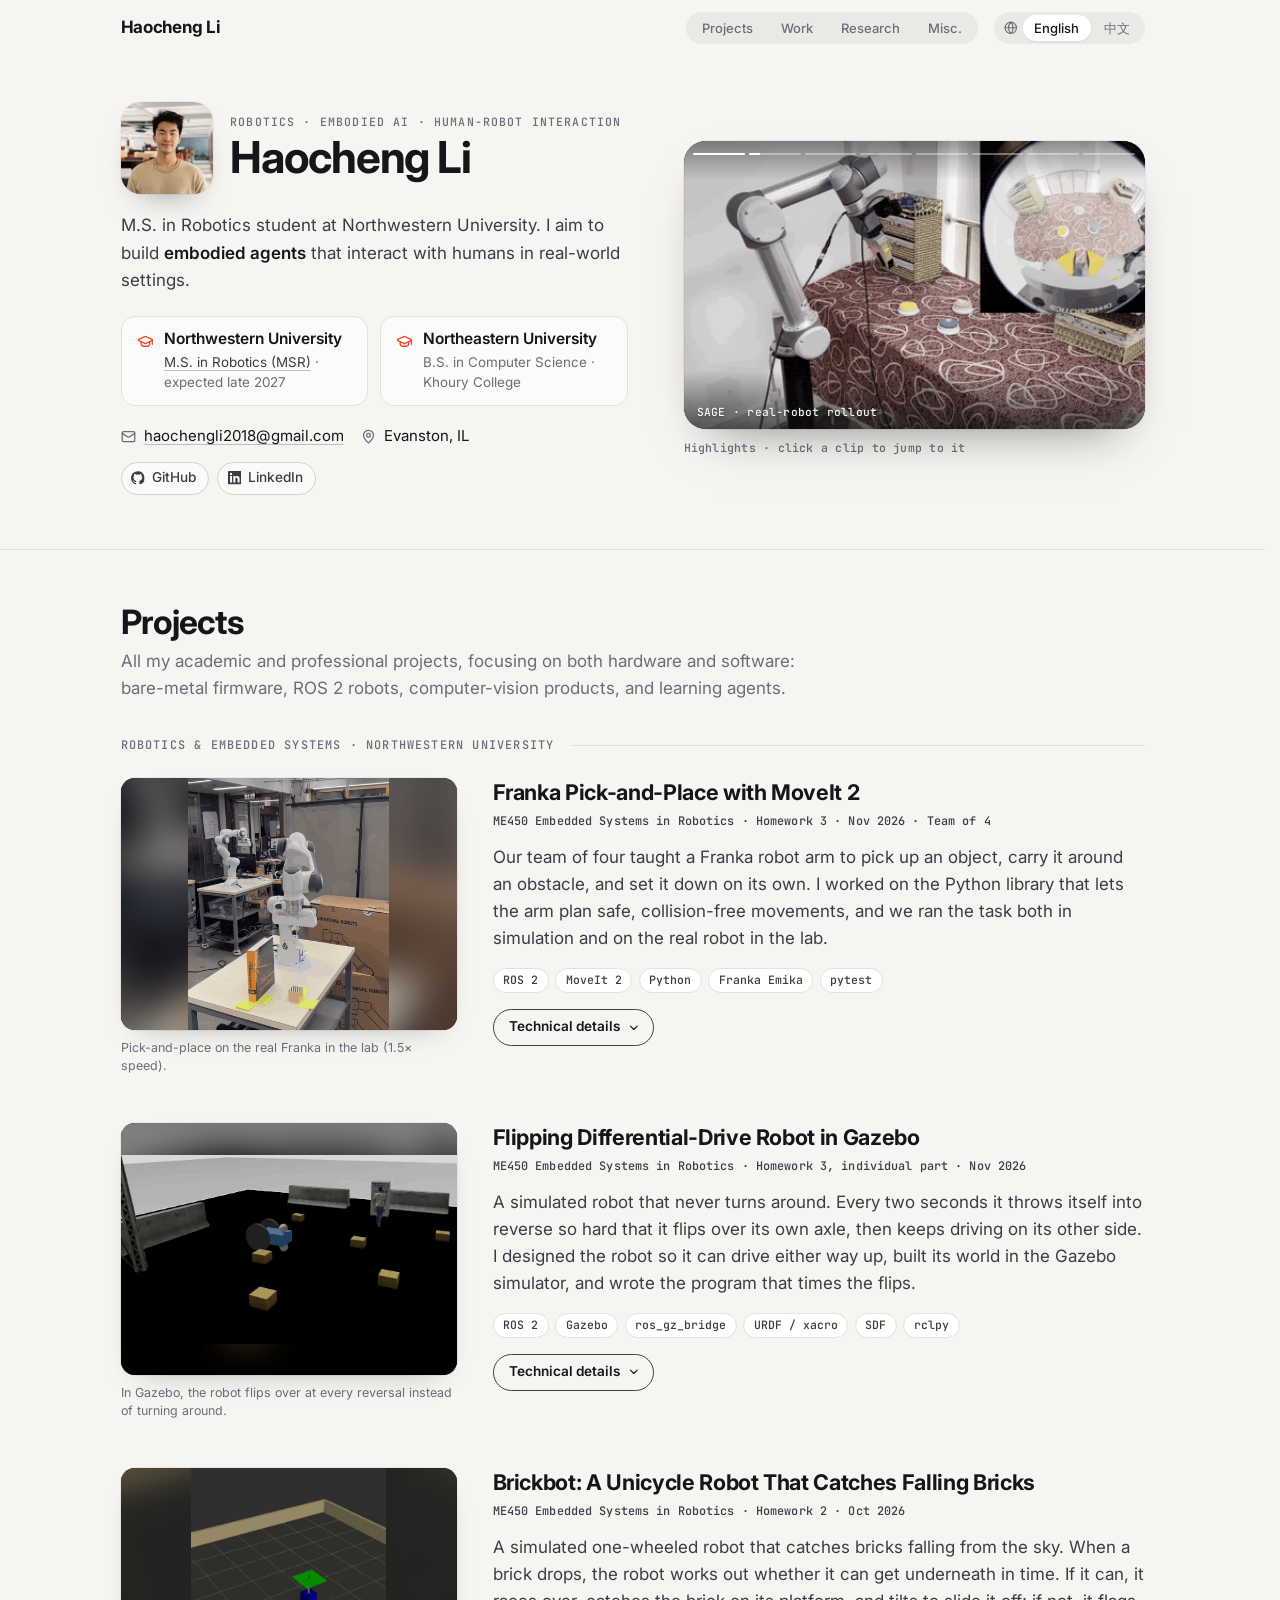
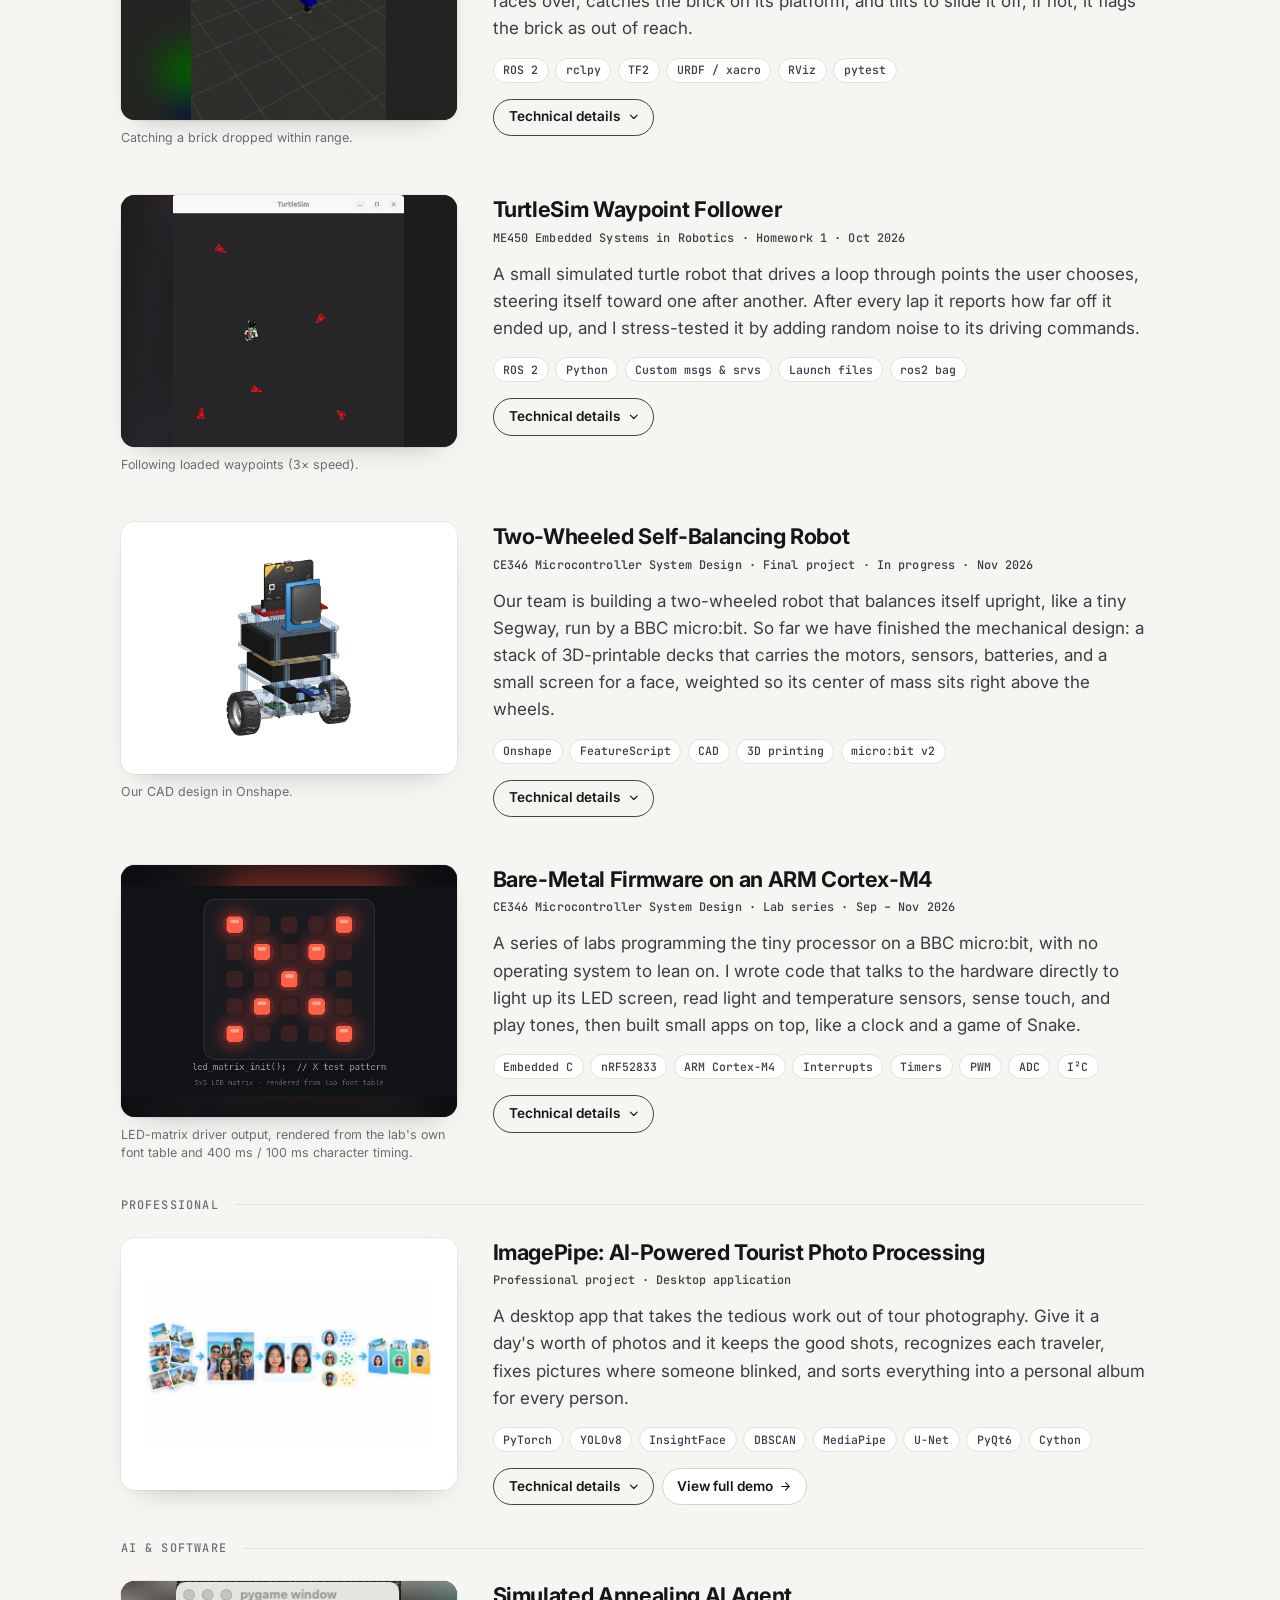
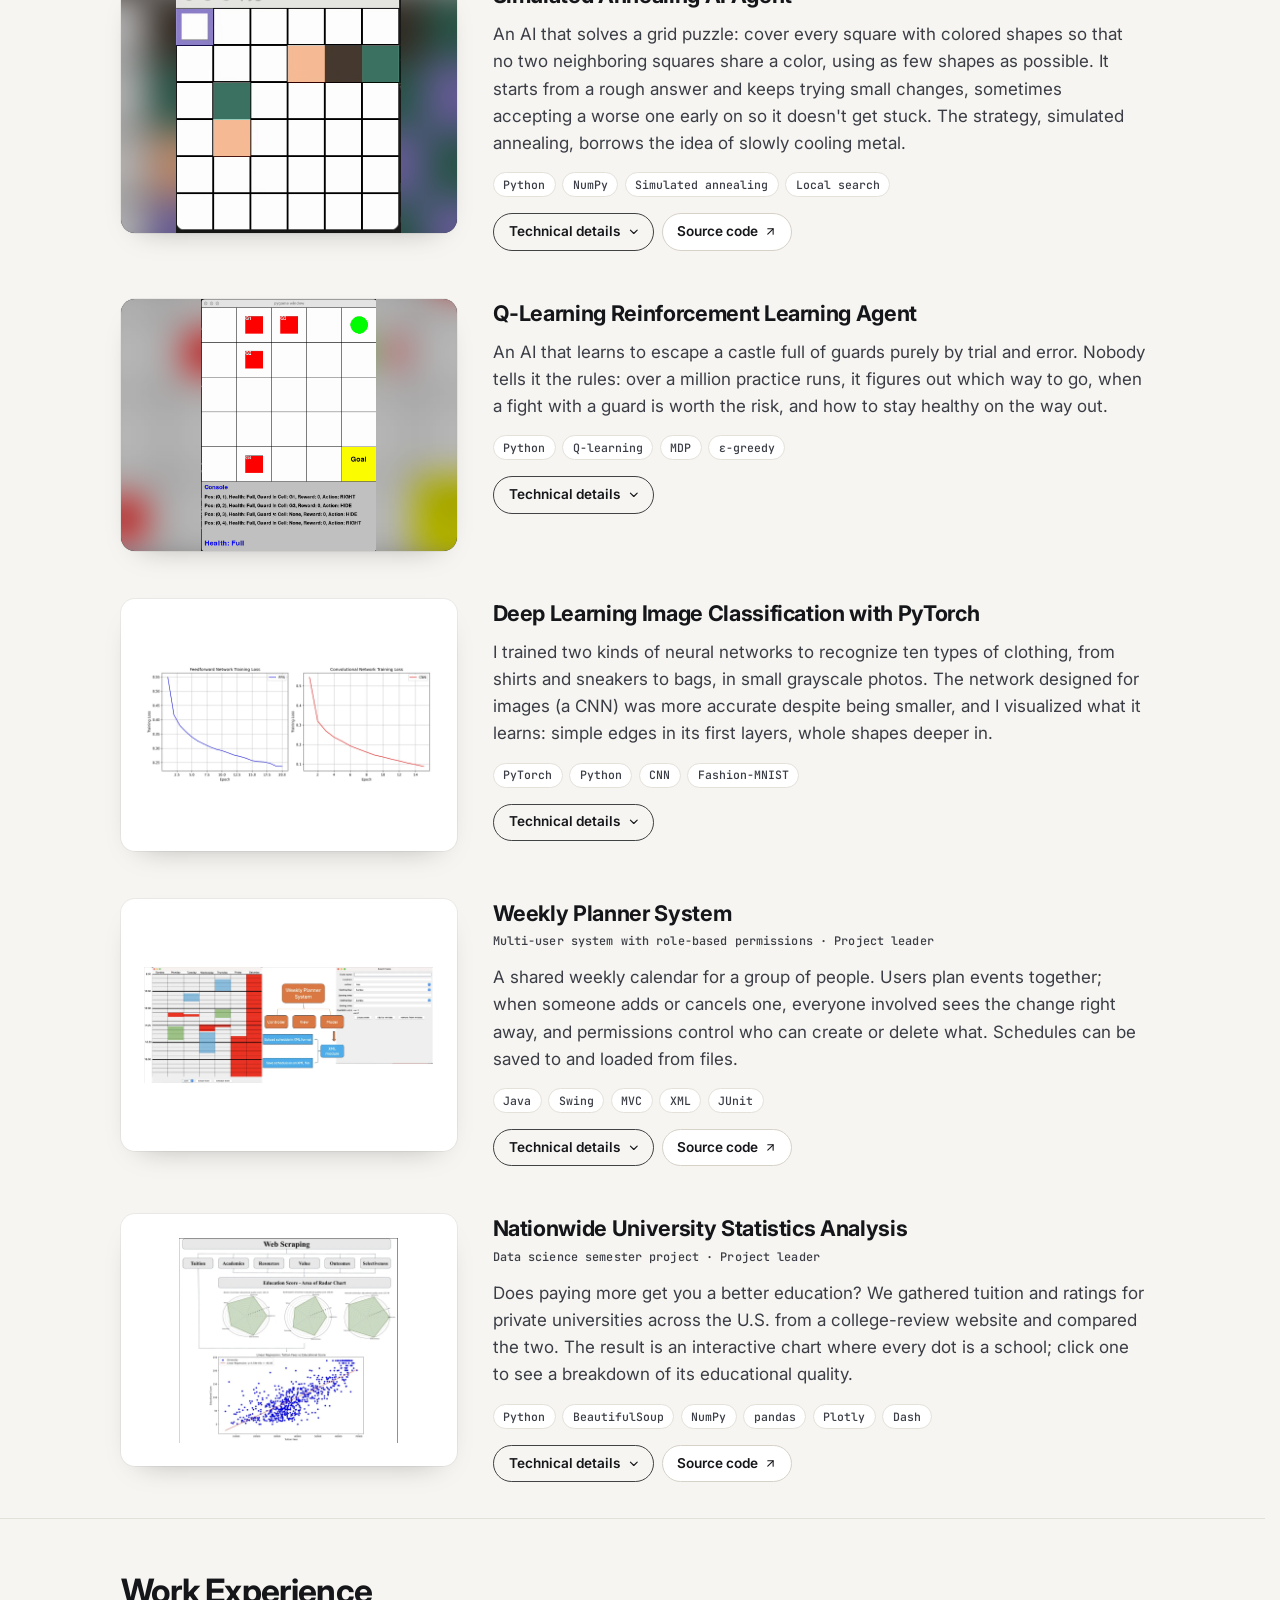
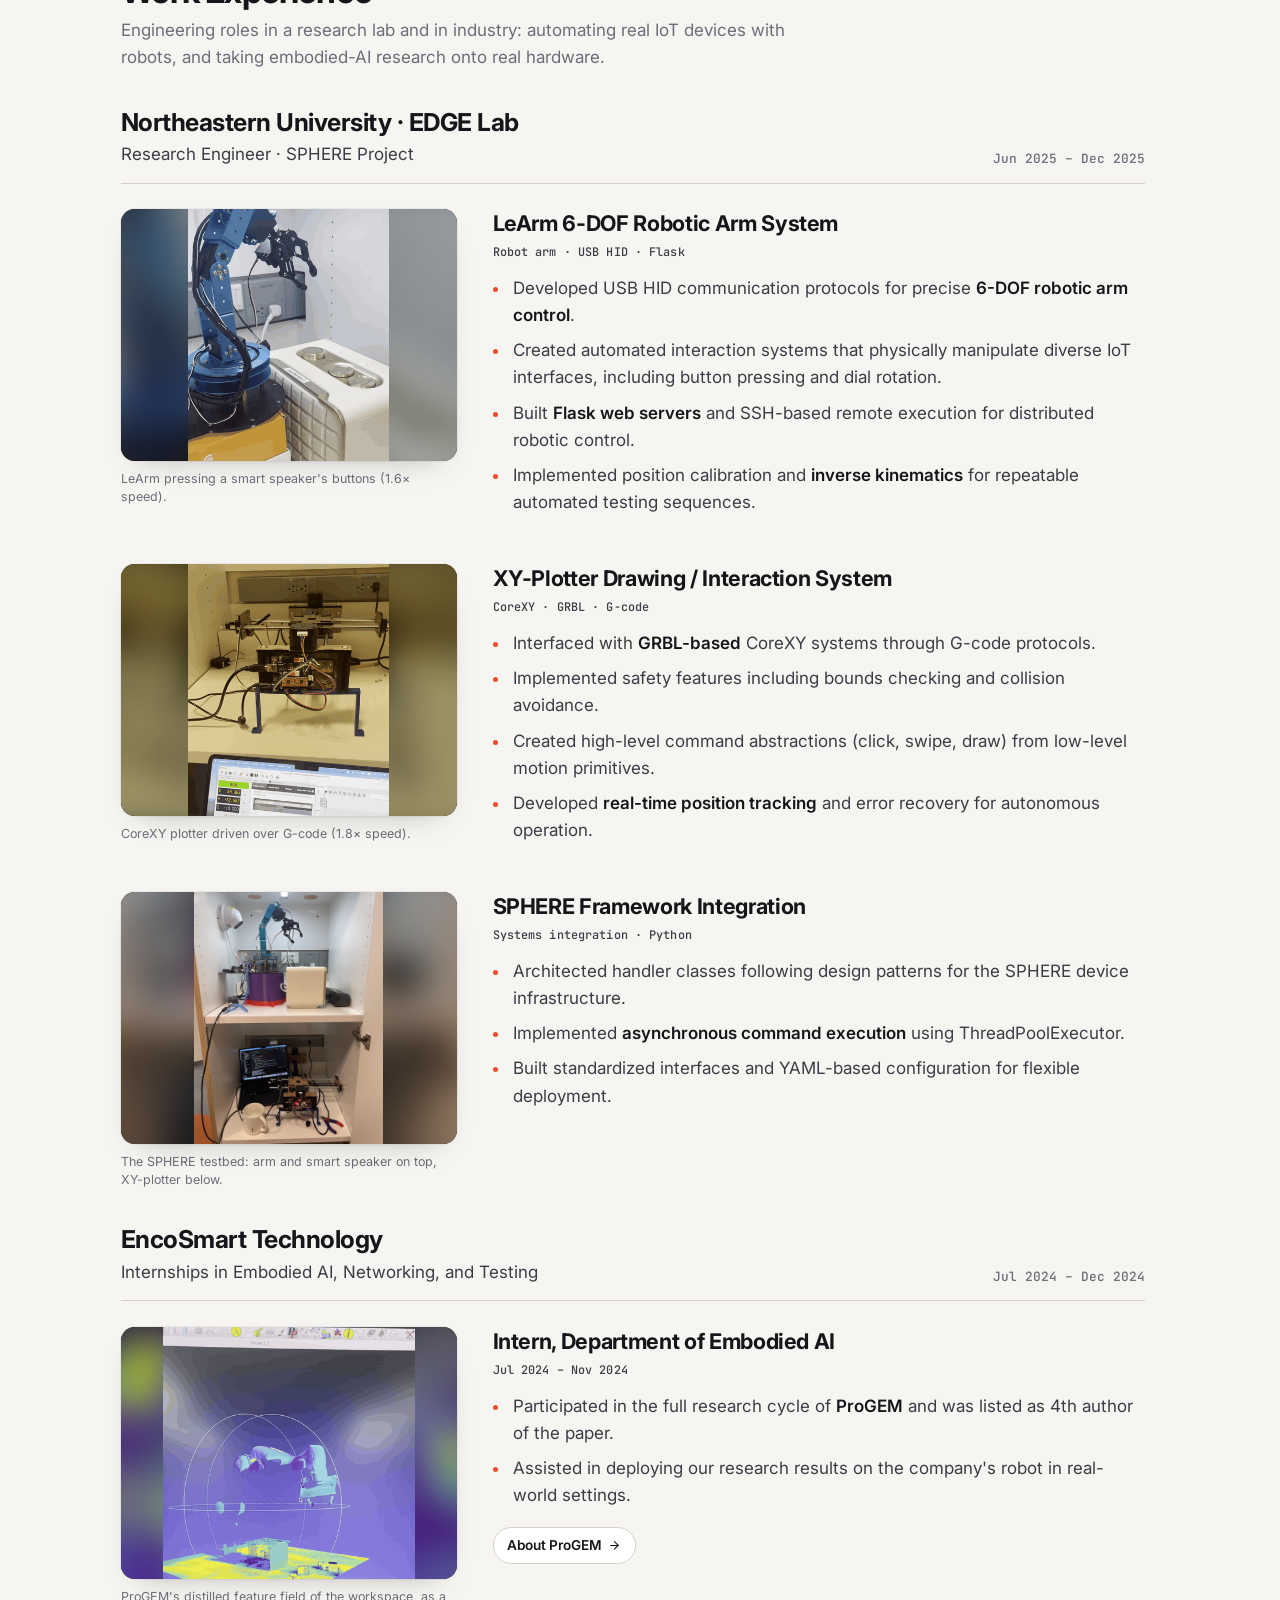
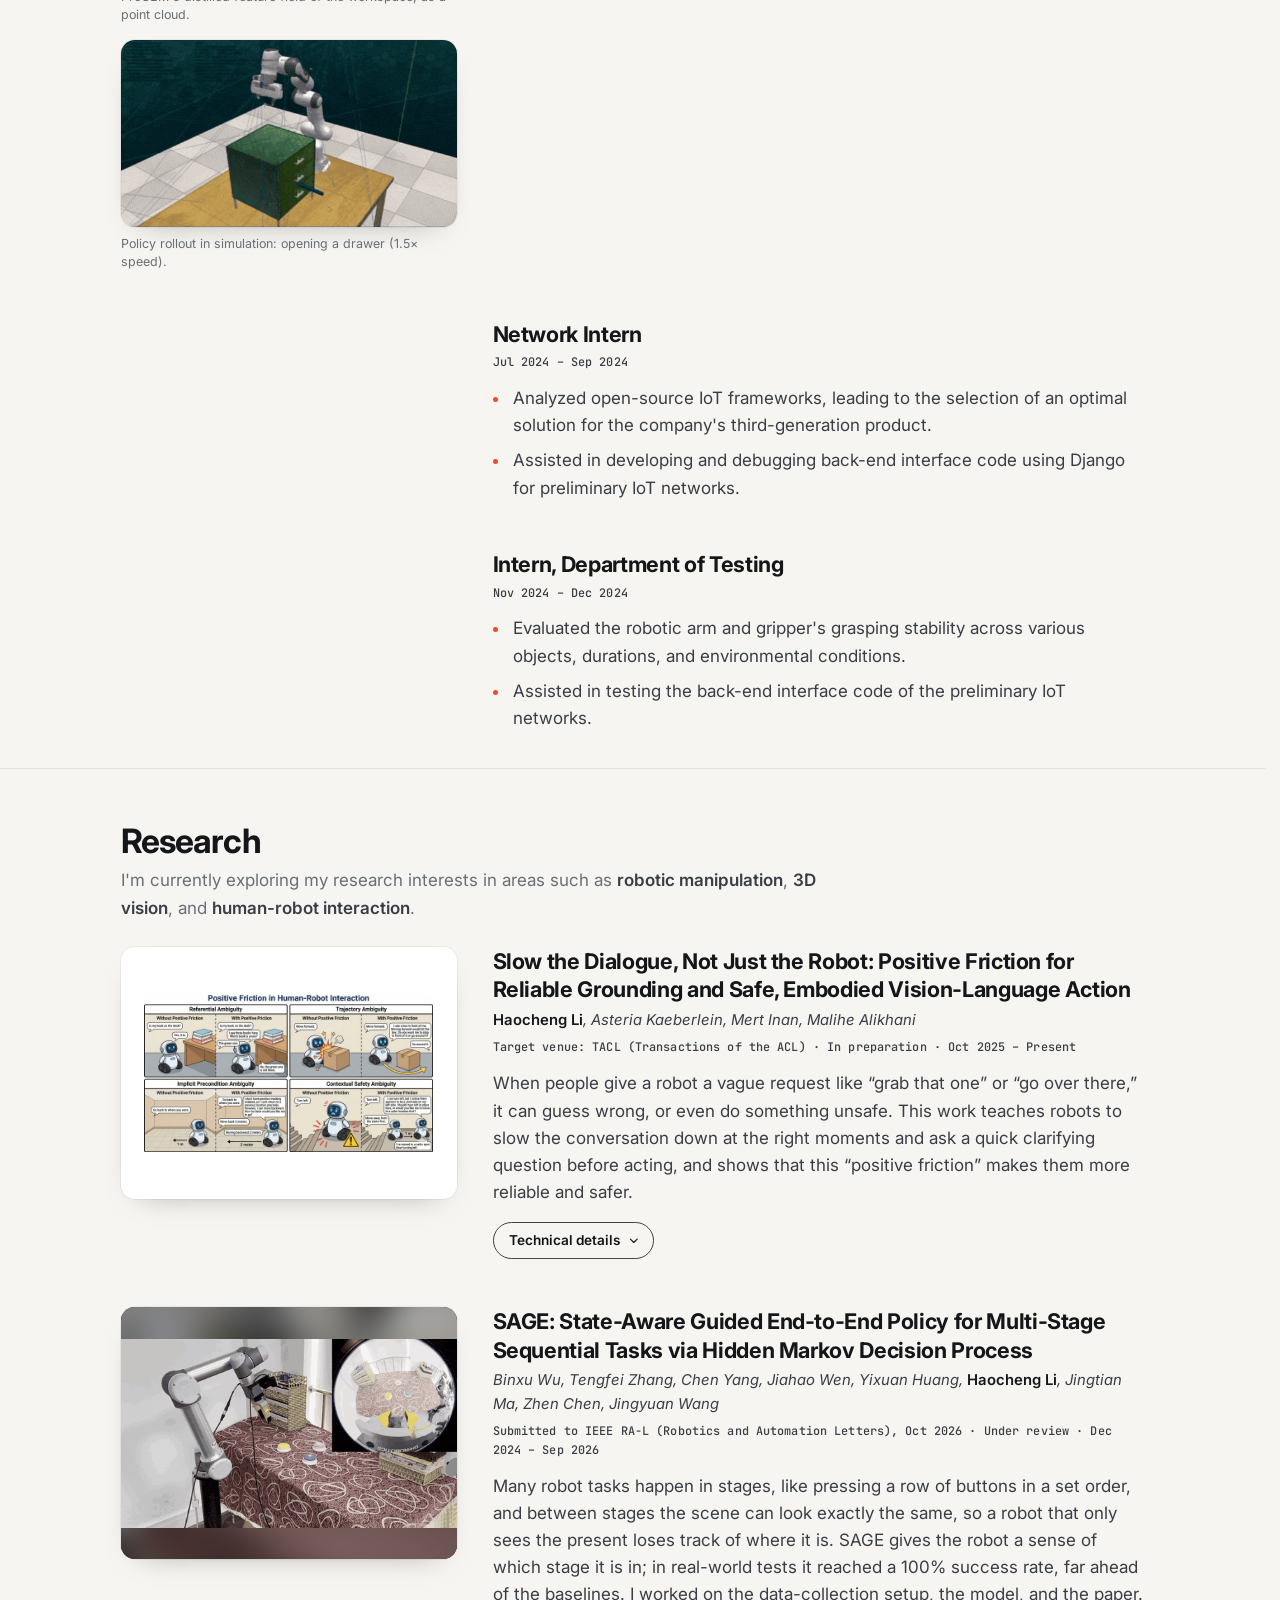
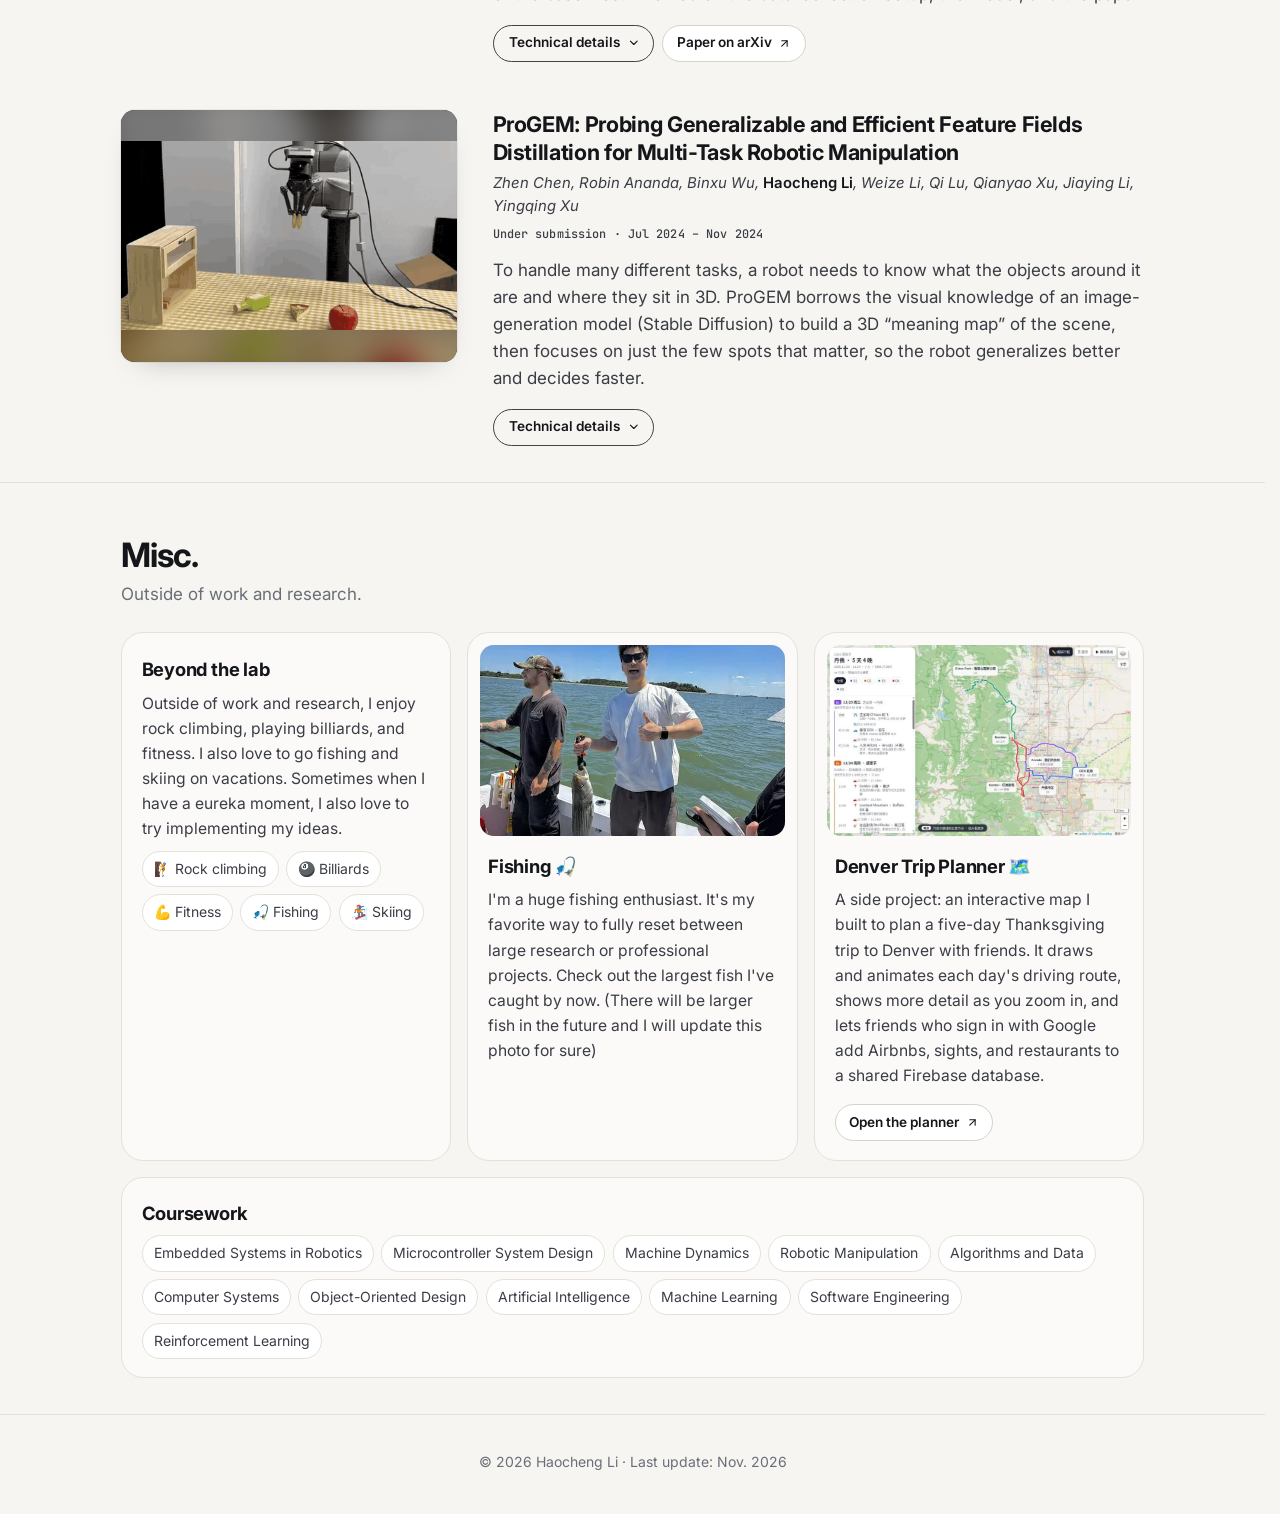
<file: index.html>
<!DOCTYPE html>
<html lang="en">
<head>
  <meta charset="utf-8">
  <meta name="viewport" content="width=device-width, initial-scale=1">
  <title>Haocheng Li — Robotics &amp; Embodied AI</title>
  <meta name="description" content="Haocheng Li is an M.S. in Robotics student at Northwestern University building embodied agents that interact with humans in real-world settings. Projects, work experience, and research.">
  <meta name="theme-color" content="#f6f5f1">
  <meta property="og:type" content="website">
  <meta property="og:title" content="Haocheng Li — Robotics &amp; Embodied AI">
  <meta property="og:description" content="M.S. in Robotics student at Northwestern University. Projects, work experience, and research in robotic manipulation, 3D vision, and human-robot interaction.">
  <meta property="og:url" content="https://adamli111.github.io/">
  <meta property="og:image" content="https://adamli111.github.io/images/misc/profile.jpg">
  <link rel="icon" type="image/png" href="images/icon.png">
  <link rel="preconnect" href="https://fonts.googleapis.com">
  <link rel="preconnect" href="https://fonts.gstatic.com" crossorigin>
  <link rel="stylesheet" href="https://fonts.googleapis.com/css2?family=Inter:opsz,wght@14..32,400..700&amp;family=JetBrains+Mono:wght@500&amp;display=swap">
  <link rel="stylesheet" href="css/site.css?v=20261118">
  <script>
    (function (d) {
      d.classList.add('js');
      var l = null;
      try { l = new URLSearchParams(location.search).get('lang') || localStorage.getItem('lang'); } catch (e) {}
      if (l === 'zh') { d.classList.add('is-zh'); d.lang = 'zh-CN'; }
    })(document.documentElement);
  </script>
</head>

<body id="top">
  <svg width="0" height="0" style="position:absolute" aria-hidden="true" focusable="false">
    <symbol id="i-mail" viewBox="0 0 24 24"><rect width="20" height="16" x="2" y="4" rx="2"/><path d="m22 7-8.97 5.7a1.94 1.94 0 0 1-2.06 0L2 7"/></symbol>
    <symbol id="i-pin" viewBox="0 0 24 24"><path d="M20 10c0 4.99-5.54 10.19-7.4 11.8a1 1 0 0 1-1.2 0C9.54 20.19 4 14.99 4 10a8 8 0 0 1 16 0"/><circle cx="12" cy="10" r="3"/></symbol>
    <symbol id="i-cap" viewBox="0 0 24 24"><path d="M21.42 10.92a1 1 0 0 0-.02-1.84L12.83 5.18a2 2 0 0 0-1.66 0L2.6 9.08a1 1 0 0 0 0 1.83l8.57 3.91a2 2 0 0 0 1.66 0z"/><path d="M22 10v6"/><path d="M6 12.5V16a6 3 0 0 0 12 0v-3.5"/></symbol>
    <symbol id="i-arrow-right" viewBox="0 0 24 24"><path d="M5 12h14"/><path d="m12 5 7 7-7 7"/></symbol>
    <symbol id="i-arrow-left" viewBox="0 0 24 24"><path d="m12 19-7-7 7-7"/><path d="M19 12H5"/></symbol>
    <symbol id="i-external" viewBox="0 0 24 24"><path d="M7 7h10v10"/><path d="M7 17 17 7"/></symbol>
    <symbol id="i-chevron-down" viewBox="0 0 24 24"><path d="m6 9 6 6 6-6"/></symbol>
    <symbol id="i-globe" viewBox="0 0 24 24"><circle cx="12" cy="12" r="10"/><path d="M12 2a14.5 14.5 0 0 0 0 20 14.5 14.5 0 0 0 0-20"/><path d="M2 12h20"/></symbol>
    <symbol id="i-github" viewBox="0 0 24 24"><path d="M12 .3a12 12 0 0 0-3.8 23.38c.6.12.83-.26.83-.57L9 21.07c-3.34.72-4.04-1.61-4.04-1.61-.55-1.39-1.34-1.76-1.34-1.76-1.08-.74.09-.73.09-.73 1.2.09 1.84 1.24 1.84 1.24 1.07 1.83 2.8 1.3 3.49 1 .1-.78.42-1.31.76-1.61-2.67-.3-5.47-1.33-5.47-5.93 0-1.31.47-2.38 1.24-3.22-.14-.3-.54-1.52.1-3.18 0 0 1-.32 3.3 1.23a11.5 11.5 0 0 1 6 0c2.28-1.55 3.29-1.23 3.29-1.23.64 1.66.24 2.88.12 3.18a4.65 4.65 0 0 1 1.23 3.22c0 4.61-2.8 5.63-5.48 5.92.42.36.81 1.1.81 2.22l-.01 3.29c0 .31.2.69.82.57A12 12 0 0 0 12 .3"/></symbol>
    <symbol id="i-linkedin" viewBox="0 0 24 24"><path d="M20.45 20.45h-3.56v-5.57c0-1.33-.02-3.04-1.85-3.04-1.85 0-2.14 1.45-2.14 2.94v5.67H9.35V9h3.41v1.56h.05c.48-.9 1.64-1.85 3.37-1.85 3.6 0 4.27 2.37 4.27 5.46v6.28zM5.34 7.43a2.06 2.06 0 1 1 0-4.13 2.06 2.06 0 0 1 0 4.13zM7.12 20.45H3.56V9h3.56v11.45zM22.22 0H1.77C.79 0 0 .77 0 1.73v20.54C0 23.23.79 24 1.77 24h20.45c.98 0 1.78-.77 1.78-1.73V1.73C24 .77 23.2 0 22.22 0z"/></symbol>
    <symbol id="i-x" viewBox="0 0 24 24"><path d="M18 6 6 18"/><path d="m6 6 12 12"/></symbol>
  </svg>

  <a class="skip" href="#main"><span class="en">Skip to content</span><span class="zh">跳到正文</span></a>

  <!-- ===================== Top bar ===================== -->
  <header class="topbar">
    <div class="wrap topbar-inner">
      <a class="brand" href="#top">Haocheng Li</a>
      <nav class="topnav" aria-label="Sections" data-zh-aria-label="栏目">
        <a href="#projects"><span class="en">Projects</span><span class="zh">项目</span></a>
        <a href="#work"><span class="en">Work</span><span class="zh">工作经历</span></a>
        <a href="#research"><span class="en">Research</span><span class="zh">研究</span></a>
        <a href="#misc"><span class="en">Misc.</span><span class="zh">其他</span></a>
      </nav>
      <div class="lang-switch" role="group" aria-label="Language" data-zh-aria-label="语言">
        <svg class="i" aria-hidden="true"><use href="#i-globe"/></svg>
        <button type="button" data-lang="en" lang="en" aria-pressed="true" aria-label="English"><span class="long">English</span><span class="short">EN</span></button>
        <button type="button" data-lang="zh" lang="zh-CN" aria-pressed="false">中文</button>
      </div>
    </div>
  </header>

  <main id="main">
    <!-- ===================== About ===================== -->
    <section class="about wrap" id="about" aria-labelledby="name">
      <div class="about-text">
        <div class="about-id">
          <img class="portrait" src="images/misc/profile.webp" width="560" height="560" alt="Portrait of Haocheng Li" data-zh-alt="Haocheng Li 的个人照片" fetchpriority="high">
          <div>
            <p class="eyebrow"><span class="en">Robotics · Embodied AI · Human-Robot Interaction</span><span class="zh">机器人 · 具身智能 · 人机交互</span></p>
            <h1 id="name">Haocheng Li</h1>
          </div>
        </div>
        <p class="about-lede"><span class="en">M.S. in Robotics student at Northwestern University. I aim to build <strong>embodied agents</strong> that interact with humans in real-world settings.</span><span class="zh">美国西北大学机器人学硕士在读，致力于打造能在真实环境中与人交互的<strong>具身智能体</strong>。</span></p>
        <ul class="schools" aria-label="Education" data-zh-aria-label="教育背景">
          <li>
            <svg class="i" aria-hidden="true"><use href="#i-cap"/></svg>
            <div>
              <p class="school"><span class="en">Northwestern University</span><span class="zh">美国西北大学</span></p>
              <p class="degree"><span class="en"><a href="https://www.mccormick.northwestern.edu/robotics/" target="_blank" rel="noopener">M.S. in Robotics (MSR)</a> · expected late 2027</span><span class="zh"><a href="https://www.mccormick.northwestern.edu/robotics/" target="_blank" rel="noopener">机器人学硕士（MSR）</a> · 预计 2027 年底毕业</span></p>
            </div>
          </li>
          <li>
            <svg class="i" aria-hidden="true"><use href="#i-cap"/></svg>
            <div>
              <p class="school"><span class="en">Northeastern University</span><span class="zh">美国东北大学</span></p>
              <p class="degree"><span class="en">B.S. in Computer Science · Khoury College</span><span class="zh">计算机科学学士 · Khoury 计算机学院</span></p>
            </div>
          </li>
        </ul>
        <ul class="contact">
          <li><svg class="i" aria-hidden="true"><use href="#i-mail"/></svg><a href="mailto:haochengli2018@gmail.com">haochengli2018@gmail.com</a></li>
          <li><svg class="i" aria-hidden="true"><use href="#i-pin"/></svg><span class="en">Evanston, IL</span><span class="zh">美国伊利诺伊州埃文斯顿</span></li>
        </ul>
        <p class="socials">
          <a class="social" href="https://github.com/AdamLi111/" target="_blank" rel="noopener"><svg class="i i--fill" aria-hidden="true"><use href="#i-github"/></svg>GitHub</a>
          <a class="social" href="https://www.linkedin.com/in/haocheng-li-aug27/" target="_blank" rel="noopener"><svg class="i i--fill" aria-hidden="true"><use href="#i-linkedin"/></svg>LinkedIn</a>
        </p>
      </div>
      <figure class="about-media">
        <div class="reel" data-reel role="region" aria-label="Highlights" data-zh-aria-label="精选片段">
          <div class="reel-track">
            <figure class="slide slide--fit" data-target="p-franka">
              <img class="slide-bg" src="images/projects/franka_real-poster.webp" alt="" aria-hidden="true" decoding="async">
              <img class="slide-img" src="images/projects/franka_real-poster.webp" data-gif="images/projects/franka_real.gif" width="540" height="676" alt="Real Franka arm carrying a block past an obstacle" data-zh-alt="真实的 Franka 机械臂携带方块绕过障碍物" decoding="async">
              <figcaption><span class="en">Franka pick-and-place</span><span class="zh">Franka 抓取与放置</span></figcaption>
            </figure>
            <figure class="slide" data-target="r-sage">
              <img class="slide-img" src="images/research/sage-poster.webp" data-gif="images/research/sage.gif" width="800" height="450" alt="UR robot arm with a wrist fisheye camera executing a multi-stage task" data-zh-alt="装有腕部鱼眼相机的 UR 机械臂执行多阶段任务" loading="lazy" decoding="async">
              <figcaption><span class="en">SAGE · real-robot rollout</span><span class="zh">SAGE · 真机演示</span></figcaption>
            </figure>
            <figure class="slide slide--fit" data-target="w-learm">
              <img class="slide-bg" src="images/work/learm-poster.webp" alt="" aria-hidden="true" loading="lazy" decoding="async">
              <img class="slide-img" src="images/work/learm-poster.webp" data-gif="images/work/learm.gif" width="540" height="676" alt="6-DOF robotic arm pressing buttons on a smart speaker" data-zh-alt="六自由度机械臂按压智能音箱的按钮" loading="lazy" decoding="async">
              <figcaption><span class="en">EDGE Lab · LeArm automation</span><span class="zh">EDGE 实验室 · LeArm 自动化</span></figcaption>
            </figure>
            <figure class="slide" data-target="p-flip">
              <img class="slide-img" src="images/projects/flipbot-poster.webp" data-gif="images/projects/flipbot.gif" width="480" height="270" alt="Differential-drive robot flipping over in a Gazebo world" data-zh-alt="差速驱动机器人在 Gazebo 场景中翻转" loading="lazy" decoding="async">
              <figcaption><span class="en">Flipping diff-drive robot</span><span class="zh">会翻转的差速机器人</span></figcaption>
            </figure>
            <figure class="slide" data-target="r-progem">
              <img class="slide-img" src="images/research/progem-poster.webp" data-gif="images/research/progem.gif" width="800" height="450" alt="Robot arm opening a drawer and placing objects" data-zh-alt="机械臂拉开抽屉并放置物体" loading="lazy" decoding="async">
              <figcaption><span class="en">ProGEM · multi-task manipulation</span><span class="zh">ProGEM · 多任务操作</span></figcaption>
            </figure>
            <figure class="slide slide--fit" data-target="p-brickbot">
              <img class="slide-bg" src="images/projects/brickbot-poster.webp" alt="" aria-hidden="true" loading="lazy" decoding="async">
              <img class="slide-img" src="images/projects/brickbot-poster.webp" data-gif="images/projects/brickbot.gif" width="456" height="588" alt="Unicycle robot catching a falling brick in RViz" data-zh-alt="独轮机器人在 RViz 中接住下落的砖块" loading="lazy" decoding="async">
              <figcaption><span class="en">Brickbot catching a brick</span><span class="zh">Brickbot 接砖块</span></figcaption>
            </figure>
            <figure class="slide" data-target="w-embodied">
              <img class="slide-img" src="images/work/sim_open_drawer-poster.webp" data-gif="images/work/sim_open_drawer.gif" width="760" height="426" alt="Simulated Franka arm opening a drawer" data-zh-alt="仿真中的 Franka 机械臂拉开抽屉" loading="lazy" decoding="async">
              <figcaption><span class="en">EncoSmart · open-drawer rollout</span><span class="zh">EncoSmart · 开抽屉策略演示</span></figcaption>
            </figure>
            <figure class="slide slide--fit" data-target="w-plotter">
              <img class="slide-bg" src="images/work/xy_plotter-poster.webp" alt="" aria-hidden="true" loading="lazy" decoding="async">
              <img class="slide-img" src="images/work/xy_plotter-poster.webp" data-gif="images/work/xy_plotter.gif" width="540" height="676" alt="CoreXY plotter moving under G-code control" data-zh-alt="CoreXY 绘图仪在 G-code 控制下运动" loading="lazy" decoding="async">
              <figcaption><span class="en">EDGE Lab · XY-plotter</span><span class="zh">EDGE 实验室 · XY 绘图仪</span></figcaption>
            </figure>
          </div>
        </div>
        <figcaption><span class="en">Highlights · click a clip to jump to it</span><span class="zh">精选片段 · 点击片段即可跳转</span></figcaption>
      </figure>
    </section>

    <!-- ===================== Projects ===================== -->
    <section class="section" id="projects" aria-labelledby="projects-title">
      <div class="wrap">
        <header class="section-head">
          <h2 id="projects-title"><span class="en">Projects</span><span class="zh">项目</span></h2>
          <p><span class="en">All my academic and professional projects, focusing on both hardware and software: bare-metal firmware, ROS&nbsp;2 robots, computer-vision products, and learning agents.</span><span class="zh">我的全部学术与职业项目，兼顾硬件与软件：裸机固件、ROS&nbsp;2 机器人、计算机视觉产品，以及学习型智能体。</span></p>
        </header>

        <h3 class="group-title" id="g-robotics"><span class="en">Robotics &amp; embedded systems · Northwestern University</span><span class="zh">机器人与嵌入式系统 · 美国西北大学</span></h3>
        <div class="entries">
          <article class="entry" id="p-franka">
            <figure class="entry-thumb has-gif">
              <div class="thumb-box thumb-box--fit">
                <img class="thumb-bg" src="images/projects/franka_real-poster.webp" alt="" aria-hidden="true" loading="lazy" decoding="async">
                <img class="thumb-img" src="images/projects/franka_real-poster.webp" data-gif="images/projects/franka_real.gif" width="368" height="460" alt="Real Franka arm grasping a block and carrying it past a book obstacle" data-zh-alt="真实的 Franka 机械臂抓起方块，并携带它绕过作为障碍物的书" loading="lazy" decoding="async">
              </div>
              <figcaption><span class="en">Pick-and-place on the real Franka in the lab (1.5× speed).</span><span class="zh">在实验室的真实 Franka 机械臂上完成抓取与放置（1.5 倍速）。</span></figcaption>
            </figure>
            <div class="entry-body">
              <h4><span class="en">Franka Pick-and-Place with MoveIt&nbsp;2</span><span class="zh">基于 MoveIt&nbsp;2 的 Franka 抓取与放置</span></h4>
              <p class="entry-meta"><span class="en">ME450 Embedded Systems in Robotics · Homework 3 · Nov 2026 · Team of 4</span><span class="zh">ME450 机器人嵌入式系统 · 作业 3 · 2026 年 11 月 · 4 人团队</span></p>
              <div class="views">
                <div class="view view--summary">
                  <p><span class="en">Our team of four taught a Franka robot arm to pick up an object, carry it around an obstacle, and set it down on its own. I worked on the Python library that lets the arm plan safe, collision-free movements, and we ran the task both in simulation and on the real robot in the lab.</span><span class="zh">我们四人团队让一台 Franka 机械臂自主完成抓取物体、绕过障碍物搬运并放下的任务。我参与开发了让机械臂规划安全、无碰撞动作的 Python 库；我们在仿真环境和实验室的真实机器人上都完成了这项任务。</span></p>
                </div>
                <div class="view view--tech">
                  <ul class="points">
                    <li><span class="en">Built <code>franka_package</code>, a Python library that wraps MoveIt's <b>move_group</b> ROS&nbsp;2 interfaces for the Franka arm: motion planning, the planning scene, robot state (FK/IK), and the gripper.</span><span class="zh">构建了 <code>franka_package</code>：一个封装 MoveIt <b>move_group</b> ROS&nbsp;2 接口的 Franka 机械臂 Python 库，涵盖运动规划、规划场景、机器人状态（正/逆运动学）和夹爪控制。</span></li>
                    <li><span class="en">Co-developed the <b>MotionPlanner</b> module: reworked it to talk to <code>move_group</code> directly instead of MoveItPy, and implemented planning to joint configurations, end-effector poses, <b>Cartesian paths</b>, and named SRDF configurations, plus trajectory execution.</span><span class="zh">共同开发了 <b>MotionPlanner</b> 模块：将其改为直接与 <code>move_group</code> 通信而不再经由 MoveItPy，并实现了到关节构型、末端执行器位姿、<b>笛卡尔路径</b>和 SRDF 命名构型的规划，以及轨迹执行。</span></li>
                    <li><span class="en">A <code>pick_node</code> exposes a <code>/pick</code> service that loads the table, object, and obstacle into the planning scene, then grasps the object, attaches it to the hand, carries it past the obstacle, and releases it.</span><span class="zh"><code>pick_node</code> 提供 <code>/pick</code> 服务：先把桌面、物体和障碍物加载进规划场景，再抓取物体、将其附着到手爪上、搬运绕过障碍物并释放。</span></li>
                    <li><span class="en">Ran the task both in simulation (mock hardware) and on the <b>real robot</b>, and wrote an integration test that moves the arm from pose A to pose B.</span><span class="zh">在仿真（模拟硬件）和<b>真实机器人</b>上都运行了该任务，并编写了让机械臂从位姿 A 移动到位姿 B 的集成测试。</span></li>
                  </ul>
                </div>
              </div>
              <ul class="tags"><li>ROS 2</li><li>MoveIt 2</li><li>Python</li><li>Franka Emika</li><li>pytest</li></ul>
            </div>
            <div class="entry-extra entry-extra--tech">
              <figure class="media has-gif">
                <img src="images/projects/franka_rviz-poster.webp" data-gif="images/projects/franka_rviz.gif" width="560" height="400" alt="RViz view of the planned and executed Franka trajectory" data-zh-alt="RViz 中显示的 Franka 规划与执行轨迹" loading="lazy" decoding="async">
                <figcaption><span class="en">The same task with mock hardware, visualized in RViz (2× speed).</span><span class="zh">同一任务在模拟硬件上运行，并在 RViz 中可视化（2 倍速）。</span></figcaption>
              </figure>
            </div>
          </article>

          <article class="entry" id="p-flip">
            <figure class="entry-thumb has-gif">
              <div class="thumb-box thumb-box--fit">
                <img class="thumb-bg" src="images/projects/flipbot-poster.webp" alt="" aria-hidden="true" loading="lazy" decoding="async">
                <img class="thumb-img" src="images/projects/flipbot-poster.webp" data-gif="images/projects/flipbot.gif" width="480" height="270" alt="Blue differential-drive robot driving back and forth between Jersey barriers and cardboard boxes, flipping over at each reversal" data-zh-alt="蓝色差速驱动机器人在混凝土隔离墩和纸箱之间来回行驶，每次换向时都会翻转" loading="lazy" decoding="async">
              </div>
              <figcaption><span class="en">In Gazebo, the robot flips over at every reversal instead of turning around.</span><span class="zh">在 Gazebo 中，机器人每次换向都会直接翻转，而不是掉头。</span></figcaption>
            </figure>
            <div class="entry-body">
              <h4><span class="en">Flipping Differential-Drive Robot in Gazebo</span><span class="zh">Gazebo 中的翻转差速驱动机器人</span></h4>
              <p class="entry-meta"><span class="en">ME450 Embedded Systems in Robotics · Homework 3, individual part · Nov 2026</span><span class="zh">ME450 机器人嵌入式系统 · 作业 3 个人部分 · 2026 年 11 月</span></p>
              <div class="views">
                <div class="view view--summary">
                  <p><span class="en">A simulated robot that never turns around. Every two seconds it throws itself into reverse so hard that it flips over its own axle, then keeps driving on its other side. I designed the robot so it can drive either way up, built its world in the Gazebo simulator, and wrote the program that times the flips.</span><span class="zh">一台从不掉头的仿真机器人：每隔两秒，它就猛地倒车，力道大到绕着自己的车轴翻转过去，然后用另一面着地继续行驶。我设计了这台正反两面都能行驶的机器人，在 Gazebo 仿真器中搭建了它的场景，并编写了控制翻转时机的程序。</span></p>
                </div>
                <div class="view view--tech">
                  <ul class="points">
                    <li><span class="en">Modeled a differential-drive robot in <b>URDF/xacro</b>: a box body with two wheels at the front and frictionless casters on both its top and bottom, so it can drive either way up. Dimensions and masses load from a YAML file, and the inertias are computed from them.</span><span class="zh">用 <b>URDF/xacro</b> 建模了一台差速驱动机器人：箱形车身，前部两个车轮，顶部和底部都装有无摩擦万向轮，因此正反两面都能行驶。尺寸和质量从 YAML 文件读取，惯量据此计算。</span></li>
                    <li><span class="en">Built a <b>Gazebo</b> world in SDF with Jersey barriers, cardboard boxes, a person, and other Gazebo Fuel models.</span><span class="zh">用 SDF 搭建了 <b>Gazebo</b> 场景，包含混凝土隔离墩、纸箱、行人以及其他 Gazebo Fuel 模型。</span></li>
                    <li><span class="en">Drove the wheels with Gazebo's <b>DiffDrive</b> plugin and bridged <code>/cmd_vel</code>, <code>/odom</code>, <code>/tf</code>, <code>/joint_states</code>, and <code>/clock</code> to ROS&nbsp;2 with <code>ros_gz_bridge</code>, loaded into the same component container as the Gazebo server.</span><span class="zh">使用 Gazebo 的 <b>DiffDrive</b> 插件驱动车轮，并通过 <code>ros_gz_bridge</code> 将 <code>/cmd_vel</code>、<code>/odom</code>、<code>/tf</code>、<code>/joint_states</code> 和 <code>/clock</code> 桥接到 ROS&nbsp;2；该桥接与 Gazebo 服务器加载在同一个组件容器中。</span></li>
                    <li><span class="en">Wrote a <code>flip</code> node that starts once odometry appears and reverses the commanded velocity on a fixed period (3&nbsp;m/s every 2&nbsp;s of sim time by default). Each reversal brakes hard enough to flip the robot over its axle, so it drives back and forth along a line.</span><span class="zh">编写了 <code>flip</code> 节点：检测到里程计数据后启动，按固定周期反转指令速度（默认每 2&nbsp;s 仿真时间反转一次，速度 3&nbsp;m/s）。每次反转的制动都足以让机器人绕车轴翻转，因此它会沿一条直线来回行驶。</span></li>
                    <li><span class="en">One launch file starts Gazebo and its GUI, the bridge, <code>robot_state_publisher</code>, and RViz, then spawns the robot and starts the flip node.</span><span class="zh">一个 launch 文件即可启动 Gazebo 及其 GUI、桥接、<code>robot_state_publisher</code> 和 RViz，然后生成机器人并启动翻转节点。</span></li>
                  </ul>
                </div>
              </div>
              <ul class="tags"><li>ROS 2</li><li>Gazebo</li><li>ros_gz_bridge</li><li>URDF / xacro</li><li>SDF</li><li>rclpy</li></ul>
            </div>
          </article>

          <article class="entry" id="p-brickbot">
            <figure class="entry-thumb has-gif">
              <div class="thumb-box thumb-box--fit">
                <img class="thumb-bg" src="images/projects/brickbot-poster.webp" alt="" aria-hidden="true" loading="lazy" decoding="async">
                <img class="thumb-img" src="images/projects/brickbot-poster.webp" data-gif="images/projects/brickbot.gif" width="456" height="588" alt="Unicycle robot driving under a falling brick and catching it on its platform" data-zh-alt="独轮机器人驶到下落的砖块下方，用平台接住它" loading="lazy" decoding="async">
              </div>
              <figcaption><span class="en">Catching a brick dropped within range.</span><span class="zh">接住在可达范围内落下的砖块。</span></figcaption>
            </figure>
            <div class="entry-body">
              <h4><span class="en">Brickbot: A Unicycle Robot That Catches Falling Bricks</span><span class="zh">Brickbot：会接住下落砖块的独轮机器人</span></h4>
              <p class="entry-meta"><span class="en">ME450 Embedded Systems in Robotics · Homework 2 · Oct 2026</span><span class="zh">ME450 机器人嵌入式系统 · 作业 2 · 2026 年 10 月</span></p>
              <div class="views">
                <div class="view view--summary">
                  <p><span class="en">A simulated one-wheeled robot that catches bricks falling from the sky. When a brick drops, the robot works out whether it can get underneath in time. If it can, it races over, catches the brick on its platform, and tilts to slide it off; if not, it flags the brick as out of reach.</span><span class="zh">一台能接住从天而降的砖块的仿真独轮机器人。砖块落下时，机器人会先判断自己能否及时赶到它的下方：如果能，它就冲过去用平台接住砖块，再倾斜平台让砖块滑下；如果不能，就把这块砖标记为不可达。</span></p>
                </div>
                <div class="view view--tech">
                  <ul class="points">
                    <li><span class="en">Built a ROS&nbsp;2 simulation of a single-wheel robot with a tilting platform, modeled in <b>URDF/xacro</b> and visualized in <b>RViz</b>.</span><span class="zh">搭建了一个带可倾斜平台的独轮机器人的 ROS&nbsp;2 仿真，用 <b>URDF/xacro</b> 建模并在 <b>RViz</b> 中可视化。</span></li>
                    <li><span class="en">Wrote a <code>simulation</code> node that acts as fake hardware: it integrates the robot and brick physics (free fall and frictionless sliding), publishes joint states and markers, broadcasts <b>TF</b> frames, and offers <code>place</code> and <code>drop</code> services.</span><span class="zh">编写了充当虚拟硬件的 <code>simulation</code> 节点：对机器人和砖块的物理过程（自由落体与无摩擦滑动）做数值积分，发布关节状态和可视化标记，广播 <b>TF</b> 坐标系，并提供 <code>place</code> 和 <code>drop</code> 服务。</span></li>
                    <li><span class="en">Implemented a <code>control</code> node that computes <b>wheel odometry</b> from joint states and drives to a <code>goal_pose</code>, slowing down as it approaches.</span><span class="zh">实现了 <code>control</code> 节点：根据关节状态计算<b>车轮里程计</b>并驶向 <code>goal_pose</code>，接近目标时减速。</span></li>
                    <li><span class="en">The <code>catcher</code> node compares the brick's <b>fall time</b> with the robot's predicted <b>drive time</b>. If the brick is reachable it drives underneath, catches it, and tilts the platform until the brick slides off; otherwise it marks the brick as unreachable.</span><span class="zh"><code>catcher</code> 节点比较砖块的<b>下落时间</b>与机器人预计的<b>行驶时间</b>：若可达，就驶到砖块下方接住它，并倾斜平台直到砖块滑落；否则将砖块标记为不可达。</span></li>
                    <li><span class="en">Kept the physics ROS-independent and covered it with <b>unit tests</b>; robot dimensions are configurable through YAML.</span><span class="zh">物理模块不依赖 ROS，并有<b>单元测试</b>覆盖；机器人尺寸可通过 YAML 配置。</span></li>
                  </ul>
                </div>
              </div>
              <ul class="tags"><li>ROS 2</li><li>rclpy</li><li>TF2</li><li>URDF / xacro</li><li>RViz</li><li>pytest</li></ul>
            </div>
            <div class="entry-extra entry-extra--tech entry-extra--pair">
              <figure class="media">
                <img src="images/projects/brickbot_unreachable.webp" width="441" height="478" alt="RViz showing an Unreachable marker above a brick" data-zh-alt="RViz 中砖块上方显示“Unreachable”（不可达）标记" loading="lazy" decoding="async">
                <figcaption><span class="en">Out of reach: the catcher flags it.</span><span class="zh">超出范围：catcher 节点会将其标记出来。</span></figcaption>
              </figure>
              <figure class="media">
                <img src="images/projects/brickbot_big_robot.webp" width="518" height="588" alt="Larger robot model loaded from a YAML config" data-zh-alt="从 YAML 配置加载的更大的机器人模型" loading="lazy" decoding="async">
                <figcaption><span class="en">Robot size set from YAML.</span><span class="zh">机器人尺寸由 YAML 设置。</span></figcaption>
              </figure>
            </div>
          </article>

          <article class="entry" id="p-turtle">
            <figure class="entry-thumb has-gif">
              <div class="thumb-box thumb-box--fit">
                <img class="thumb-bg" src="images/projects/turtlesim-poster.webp" alt="" aria-hidden="true" loading="lazy" decoding="async">
                <img class="thumb-img" src="images/projects/turtlesim-poster.webp" data-gif="images/projects/turtlesim.gif" width="440" height="478" alt="Turtle driving through red waypoint markers" data-zh-alt="小海龟依次驶过红色航点标记" loading="lazy" decoding="async">
              </div>
              <figcaption><span class="en">Following loaded waypoints (3× speed).</span><span class="zh">跟随加载的航点（3 倍速）。</span></figcaption>
            </figure>
            <div class="entry-body">
              <h4><span class="en">TurtleSim Waypoint Follower</span><span class="zh">TurtleSim 航点跟随</span></h4>
              <p class="entry-meta"><span class="en">ME450 Embedded Systems in Robotics · Homework 1 · Oct 2026</span><span class="zh">ME450 机器人嵌入式系统 · 作业 1 · 2026 年 10 月</span></p>
              <div class="views">
                <div class="view view--summary">
                  <p><span class="en">A small simulated turtle robot that drives a loop through points the user chooses, steering itself toward one after another. After every lap it reports how far off it ended up, and I stress-tested it by adding random noise to its driving commands.</span><span class="zh">一只仿真小海龟机器人会沿着用户选定的点绕圈行驶，自动依次转向每一个点。每跑完一圈，它都会报告自己最终偏离了多少；我还在它的行驶指令中加入随机噪声，对它做了压力测试。</span></p>
                </div>
                <div class="view view--tech">
                  <ul class="points">
                    <li><span class="en">ROS&nbsp;2 package that drives a TurtleSim turtle around a loop of user-supplied waypoints with a <b>100&nbsp;Hz</b> feedback controller: turn toward the target, then drive with a speed proportional to the remaining distance.</span><span class="zh">一个 ROS&nbsp;2 功能包，用 <b>100&nbsp;Hz</b> 的反馈控制器驱动 TurtleSim 小海龟沿用户给定的航点循环行驶：先转向目标，再以与剩余距离成正比的速度前进。</span></li>
                    <li><span class="en">Defined custom interfaces: a <code>LoadWaypoints</code> service that resets the turtle, draws the waypoint markers, and returns the loop distance, and an <code>ErrorMetric</code> message published after every completed loop.</span><span class="zh">定义了自定义接口：<code>LoadWaypoints</code> 服务负责重置小海龟、绘制航点标记并返回一圈的距离；<code>ErrorMetric</code> 消息在每完成一圈后发布。</span></li>
                    <li><span class="en">Added a <code>toggle</code> service to start and stop the turtle, and a <code>corrupt</code> node that injects Gaussian noise into velocity commands to test robustness.</span><span class="zh">添加了用于启停小海龟的 <code>toggle</code> 服务，以及向速度指令注入高斯噪声以测试鲁棒性的 <code>corrupt</code> 节点。</span></li>
                    <li><span class="en">Recorded and replayed runs with <b>ros2 bag</b>; one loop took <b>26.9&nbsp;s</b> and finished with a <b>−0.32&nbsp;m</b> distance error.</span><span class="zh">用 <b>ros2 bag</b> 录制并回放运行过程；跑一圈用时 <b>26.9&nbsp;s</b>，终点距离误差为 <b>−0.32&nbsp;m</b>。</span></li>
                  </ul>
                </div>
              </div>
              <ul class="tags"><li>ROS 2</li><li>Python</li><li><span class="en">Custom msgs &amp; srvs</span><span class="zh">自定义消息与服务</span></li><li><span class="en">Launch files</span><span class="zh">Launch 文件</span></li><li>ros2 bag</li></ul>
            </div>
            <div class="entry-extra entry-extra--tech">
              <figure class="media has-gif">
                <img src="images/projects/turtlesim_bag-poster.webp" data-gif="images/projects/turtlesim_bag.gif" width="440" height="478" alt="Turtle replaying a recorded path from a bag file" data-zh-alt="小海龟回放 bag 文件中录制的路径" loading="lazy" decoding="async">
                <figcaption><span class="en">Replaying a recorded ros2 bag (3× speed).</span><span class="zh">回放录制的 ros2 bag（3 倍速）。</span></figcaption>
              </figure>
            </div>
          </article>

          <article class="entry" id="p-balance">
            <figure class="entry-thumb">
              <div class="thumb-box thumb-box--paper">
                <img class="thumb-img" src="images/projects/balancebot_cad.webp" width="1040" height="1300" alt="CAD model of the balancing robot: four stacked decks between two wheels, with battery packs on the middle decks and a micro:bit and LCD face on top" data-zh-alt="自平衡机器人的 CAD 模型：两轮之间堆叠着四层板，中间两层放电池组，顶部是 micro:bit 和作为“脸”的 LCD 屏" loading="lazy" decoding="async">
              </div>
              <figcaption><span class="en">Our CAD design in Onshape.</span><span class="zh">我们在 Onshape 中完成的 CAD 设计。</span></figcaption>
            </figure>
            <div class="entry-body">
              <h4><span class="en">Two-Wheeled Self-Balancing Robot</span><span class="zh">两轮自平衡机器人</span></h4>
              <p class="entry-meta"><span class="en">CE346 Microcontroller System Design · Final project · In progress · Nov 2026</span><span class="zh">CE346 微控制器系统设计 · 期末项目 · 进行中 · 2026 年 11 月</span></p>
              <div class="views">
                <div class="view view--summary">
                  <p><span class="en">Our team is building a two-wheeled robot that balances itself upright, like a tiny Segway, run by a BBC micro:bit. So far we have finished the mechanical design: a stack of 3D-printable decks that carries the motors, sensors, batteries, and a small screen for a face, weighted so its center of mass sits right above the wheels.</span><span class="zh">我们团队正在制作一台能自己保持直立的两轮机器人，就像迷你版的赛格威平衡车，由 BBC micro:bit 控制。目前我们已经完成了机械设计：几层可 3D 打印的板层层堆叠，搭载电机、传感器、电池和一块充当“脸”的小屏幕，并通过配重让重心正好落在车轮正上方。</span></p>
                </div>
                <div class="view view--tech">
                  <p><span class="en">Our team's final project, built around a micro:bit v2. So far we have finished the mechanical design.</span><span class="zh">我们团队的期末项目，以 micro:bit v2 为核心。目前已完成机械设计。</span></p>
                  <ul class="points">
                    <li><span class="en">Designed the chassis in <b>Onshape</b>: four 3D-printable decks stacked on built-in standoffs above the wheel axle, plus an L-bracket that holds a 1.69" LCD as the robot's face.</span><span class="zh">在 <b>Onshape</b> 中设计底盘：四层可 3D 打印的板通过一体化支柱堆叠在车轴上方，另有一个 L 形支架固定一块 1.69 英寸 LCD 屏作为机器人的“脸”。</span></li>
                    <li><span class="en">Laid out the real parts from their vendor CAD models: Pololu micro metal gearmotors with encoders and 42×19&nbsp;mm wheels, a DRV8833 motor driver, an MPU-6050 IMU, the micro:bit on a Qwiic breakout, and two 4×AA battery packs.</span><span class="zh">使用厂商提供的 CAD 模型布置真实零件：带编码器的 Pololu 微型金属减速电机与 42×19&nbsp;mm 车轮、DRV8833 电机驱动器、MPU-6050 IMU、装在 Qwiic 转接板上的 micro:bit，以及两组 4×AA 电池盒。</span></li>
                    <li><span class="en">Balanced the mass in the model: each part carries its datasheet mass, and a <b>FeatureScript</b> feature sizes a 21&nbsp;g steel counterweight so the center of mass sits directly above the axle (73.5&nbsp;mm up, 470&nbsp;g in total).</span><span class="zh">在模型中配平质量：每个零件都赋予数据手册中的质量，并用 <b>FeatureScript</b> 自定义特征算出一块 21&nbsp;g 的钢制配重，使重心正好位于车轴正上方（高 73.5&nbsp;mm，总质量 470&nbsp;g）。</span></li>
                  </ul>
                </div>
              </div>
              <ul class="tags"><li>Onshape</li><li>FeatureScript</li><li>CAD</li><li><span class="en">3D printing</span><span class="zh">3D 打印</span></li><li>micro:bit v2</li></ul>
            </div>
          </article>

          <article class="entry" id="p-ce346">
            <figure class="entry-thumb has-gif">
              <div class="thumb-box thumb-box--fit">
                <img class="thumb-bg" src="images/projects/ce346_led-poster.webp" alt="" aria-hidden="true" loading="lazy" decoding="async">
                <img class="thumb-img" src="images/projects/ce346_led-poster.webp" data-gif="images/projects/ce346_led.gif" width="640" height="400" alt="5x5 LED matrix showing an X, then spelling Hi CE346! and It works!" data-zh-alt="5×5 LED 点阵先显示一个 X，然后依次显示“Hi CE346!”和“It works!”" loading="lazy" decoding="async">
              </div>
              <figcaption><span class="en">LED-matrix driver output, rendered from the lab's own font table and 400&nbsp;ms / 100&nbsp;ms character timing.</span><span class="zh">LED 点阵驱动的输出效果，按实验自带的字库和 400&nbsp;ms / 100&nbsp;ms 的字符时序渲染。</span></figcaption>
            </figure>
            <div class="entry-body">
              <h4><span class="en">Bare-Metal Firmware on an ARM Cortex-M4</span><span class="zh">ARM Cortex-M4 上的裸机固件</span></h4>
              <p class="entry-meta"><span class="en">CE346 Microcontroller System Design · Lab series · Sep – Nov 2026</span><span class="zh">CE346 微控制器系统设计 · 系列实验 · 2026 年 9 月 – 11 月</span></p>
              <div class="views">
                <div class="view view--summary">
                  <p><span class="en">A series of labs programming the tiny processor on a BBC micro:bit, with no operating system to lean on. I wrote code that talks to the hardware directly to light up its LED screen, read light and temperature sensors, sense touch, and play tones, then built small apps on top, like a clock and a game of Snake.</span><span class="zh">一系列在没有操作系统可依赖的情况下，为 BBC micro:bit 上的小处理器编程的实验。我编写了直接与硬件打交道的代码，用来点亮 LED 屏幕、读取光线和温度传感器、感应触摸和播放音调，并在此基础上做了时钟和贪吃蛇等小应用。</span></p>
                </div>
                <div class="view view--tech">
                  <p><span class="en">A series of embedded C labs on the Nordic <b>nRF52833</b> (micro:bit v2), building each driver directly on the hardware registers.</span><span class="zh">在 Nordic <b>nRF52833</b>（micro:bit v2）上完成的一系列嵌入式 C 实验，每个驱动都直接基于硬件寄存器实现。</span></p>
                  <ul class="points">
                    <li><span class="en"><b>Memory-mapped I/O &amp; interrupts:</b> mapped the GPIO and RNG peripheral registers onto C structs to write drivers from scratch, configured GPIOTE and software interrupts with NVIC priorities to demonstrate preemption, and validated the hardware RNG with a 10,000-sample histogram.</span><span class="zh"><b>内存映射 I/O 与中断：</b>将 GPIO 和 RNG 外设寄存器映射为 C 结构体，从零编写驱动；配置 GPIOTE 与软件中断及其 NVIC 优先级来演示中断抢占；并用 10,000 个样本的直方图验证硬件随机数发生器。</span></li>
                    <li><span class="en"><b>Virtual timers:</b> multiplexed one 32-bit hardware timer into any number of one-shot and repeating timers using a sorted linked list and compare-channel scheduling, with interrupt-safe critical sections and handling for stale or missed compare events. Built a real-time clock on top.</span><span class="zh"><b>虚拟定时器：</b>借助有序链表和比较通道调度，把一个 32 位硬件定时器复用为任意数量的单次和周期定时器，实现了中断安全的临界区，并处理过期或错过的比较事件；在此之上实现了实时时钟。</span></li>
                    <li><span class="en"><b>LED matrix:</b> row-scanned the 5×5 matrix at about 1&nbsp;kHz with app timers, rendered ASCII text from a 5×5 font, and built Snake with a ring-buffer body.</span><span class="zh"><b>LED 点阵：</b>用应用定时器以约 1&nbsp;kHz 逐行扫描 5×5 点阵，用 5×5 字库渲染 ASCII 文字，并用环形缓冲区存储蛇身，实现了贪吃蛇游戏。</span></li>
                    <li><span class="en"><b>Analog sensing &amp; capacitive touch:</b> read an NTC thermistor and a photoresistor through the 12-bit SAADC, drove an RGB LED from sensor thresholds, and detected touches by timing an RC rise with GPIOTE and a 1&nbsp;MHz timer capture.</span><span class="zh"><b>模拟量采集与电容触摸：</b>通过 12 位 SAADC 读取 NTC 热敏电阻和光敏电阻，根据传感器阈值驱动 RGB LED，并借助 GPIOTE 和 1&nbsp;MHz 定时器捕获测量 RC 充电上升时间来检测触摸。</span></li>
                    <li><span class="en"><b>Audio &amp; I²C:</b> generated tones with the PWM peripheral and read the LSM303AGR accelerometer and magnetometer over I²C with repeated-START register reads.</span><span class="zh"><b>音频与 I²C：</b>用 PWM 外设生成音调，并通过 I²C（以重复起始条件读取寄存器）读取 LSM303AGR 加速度计和磁力计。</span></li>
                  </ul>
                </div>
              </div>
              <ul class="tags"><li><span class="en">Embedded C</span><span class="zh">嵌入式 C</span></li><li>nRF52833</li><li>ARM Cortex-M4</li><li><span class="en">Interrupts</span><span class="zh">中断</span></li><li><span class="en">Timers</span><span class="zh">定时器</span></li><li>PWM</li><li>ADC</li><li>I²C</li></ul>
            </div>
            <div class="entry-extra entry-extra--tech">
              <figure class="media">
                <img src="images/projects/ce346_rng_histogram.webp" width="640" height="480" alt="Histogram of 10,000 hardware random numbers in 16 bins against the uniform expectation" data-zh-alt="10,000 个硬件随机数在 16 个区间上的直方图，与均匀分布期望值对比" loading="lazy" decoding="async">
                <figcaption><span class="en">10,000 hardware-RNG samples against the uniform expectation.</span><span class="zh">10,000 个硬件随机数样本与均匀分布期望值的对比。</span></figcaption>
              </figure>
            </div>
          </article>
        </div>

        <h3 class="group-title" id="g-professional"><span class="en">Professional</span><span class="zh">职业项目</span></h3>
        <div class="entries">
          <article class="entry" id="p-imagepipe">
            <figure class="entry-thumb">
              <div class="thumb-box thumb-box--paper">
                <img class="thumb-img" src="images/projects/imagepipe.webp" width="1200" height="676" alt="ImagePipe pipeline: photo set, face detection, eye-state correction, and per-person albums" data-zh-alt="ImagePipe 流程：照片集、人脸检测、眼部状态修正和按人分类的相册" loading="lazy" decoding="async">
              </div>
            </figure>
            <div class="entry-body">
              <h4><span class="en">ImagePipe: AI-Powered Tourist Photo Processing</span><span class="zh">ImagePipe：AI 驱动的游客照片处理</span></h4>
              <p class="entry-meta"><span class="en">Professional project · Desktop application</span><span class="zh">职业项目 · 桌面应用</span></p>
              <div class="views">
                <div class="view view--summary">
                  <p><span class="en">A desktop app that takes the tedious work out of tour photography. Give it a day's worth of photos and it keeps the good shots, recognizes each traveler, fixes pictures where someone blinked, and sorts everything into a personal album for every person.</span><span class="zh">一款为旅拍摄影省去繁琐工作的桌面应用。把一整天拍的照片交给它，它会留下好照片、识别出每位游客、修复有人闭眼的照片，并把所有照片整理成每个人专属的相册。</span></p>
                </div>
                <div class="view view--tech">
                  <ul class="points">
                    <li><span class="en"><b>Pipeline:</b> a <b>YOLOv8</b> classifier filters and tags every photo, <b>InsightFace</b> (Buffalo_L) finds each face and extracts an identity embedding, and <b>DBSCAN</b> clusters the embeddings into one group per person, with no labels needed.</span><span class="zh"><b>处理流程：</b><b>YOLOv8</b> 分类器筛选并标注每张照片，<b>InsightFace</b>（Buffalo_L）找出每张人脸并提取身份嵌入向量，<b>DBSCAN</b> 再把这些嵌入聚类成每人一组，无需任何标注。</span></li>
                    <li><span class="en"><b>Eye correction:</b> <b>MediaPipe</b> face landmarks flag closed or half-closed eyes, and a custom <b>U-Net with attention</b> regenerates naturally open eyes on those faces.</span><span class="zh"><b>眼部修正：</b>利用 <b>MediaPipe</b> 人脸关键点标记闭眼或半闭眼，再由自研的<b>带注意力机制的 U-Net</b> 在这些人脸上重新生成自然睁开的眼睛。</span></li>
                    <li><span class="en"><b>Scale:</b> processes batches of 1,000+ photos with lazy image loading, explicit garbage collection, and <code>ThreadPoolExecutor</code> parallelism, with per-stage timing for profiling.</span><span class="zh"><b>规模：</b>借助图片懒加载、显式垃圾回收和 <code>ThreadPoolExecutor</code> 并行，可批量处理 1,000 张以上的照片，并对各阶段计时以便性能分析。</span></li>
                    <li><span class="en"><b>Architecture:</b> three layers (a <b>PyQt6</b> UI, the processing core, and a swappable model layer) plus a headless CLI build; hot paths are compiled with <b>Cython</b> and the app ships as a <b>PyInstaller</b> package.</span><span class="zh"><b>架构：</b>三层结构（<b>PyQt6</b> 界面、处理核心和可替换的模型层），另有无界面的命令行版本；热点代码用 <b>Cython</b> 编译，应用以 <b>PyInstaller</b> 打包发布。</span></li>
                  </ul>
                </div>
              </div>
              <ul class="tags"><li>PyTorch</li><li>YOLOv8</li><li>InsightFace</li><li>DBSCAN</li><li>MediaPipe</li><li>U-Net</li><li>PyQt6</li><li>Cython</li></ul>
              <div class="links"><a class="link-btn" href="imagepipe.html"><span class="en">View full demo</span><span class="zh">查看完整演示</span><svg class="i" aria-hidden="true"><use href="#i-arrow-right"/></svg></a></div>
            </div>
          </article>
        </div>

        <h3 class="group-title" id="g-ai"><span class="en">AI &amp; software</span><span class="zh">AI 与软件</span></h3>
        <div class="entries">
          <article class="entry" id="p-annealing">
            <figure class="entry-thumb has-gif">
              <div class="thumb-box thumb-box--fit">
                <img class="thumb-bg" src="images/projects/gridgame-poster.webp" alt="" aria-hidden="true" loading="lazy" decoding="async">
                <img class="thumb-img" src="images/projects/gridgame-poster.webp" data-gif="images/projects/gridgame.gif" width="242" height="272" alt="Agent placing shapes on a grid under adjacency constraints" data-zh-alt="智能体在相邻约束下向网格中放置形状" loading="lazy" decoding="async">
              </div>
            </figure>
            <div class="entry-body">
              <h4><span class="en">Simulated Annealing AI Agent</span><span class="zh">模拟退火 AI 智能体</span></h4>
              <div class="views">
                <div class="view view--summary">
                  <p><span class="en">An AI that solves a grid puzzle: cover every square with colored shapes so that no two neighboring squares share a color, using as few shapes as possible. It starts from a rough answer and keeps trying small changes, sometimes accepting a worse one early on so it doesn't get stuck. The strategy, simulated annealing, borrows the idea of slowly cooling metal.</span><span class="zh">一个解网格谜题的 AI：用彩色形状铺满所有格子，相邻格子不能同色，并且用的形状越少越好。它从一个粗略的答案出发，不断尝试小的改动，早期有时还会接受更差的改动，以免陷入僵局。这种策略叫作模拟退火，借鉴了金属缓慢冷却的原理。</span></p>
                </div>
                <div class="view view--tech">
                  <ul class="points">
                    <li><span class="en">Developed a <b>simulated annealing AI agent</b> for constrained graph coloring, minimizing shapes while satisfying adjacency constraints.</span><span class="zh">开发了用于约束图着色问题的<b>模拟退火 AI 智能体</b>，在满足相邻约束的同时最小化形状数量。</span></li>
                    <li><span class="en">Implemented <b>adaptive optimization</b> with intelligent shape selection, problem-area targeting, and dynamic cooling schedules.</span><span class="zh">实现了<b>自适应优化</b>，包括智能形状选择、问题区域定向搜索和动态降温策略。</span></li>
                    <li><span class="en">Scored each board as <b>1000 × empty cells + 2 × shapes + 5 × same-color neighbors</b>; a run anneals for up to 7,000 steps, aims 70% of its moves at the ten worst problem areas, and stops early once progress stalls.</span><span class="zh">每个盘面的得分为 <b>1000 × 空格数 + 2 × 形状数 + 5 × 同色相邻数</b>；每次运行最多退火 7,000 步，70% 的操作集中在最严重的十个问题区域，进展停滞时提前终止。</span></li>
                    <li><span class="en">Engineered <b>efficient grid algorithms</b> using larger shapes first and offline state management for rapid solution evaluation.</span><span class="zh">设计了<b>高效的网格算法</b>：优先放置较大的形状，并借助离线状态管理快速评估解。</span></li>
                    <li><span class="en">Applied <b>local search metaheuristics</b> to constraint satisfaction problems with applications in scheduling and resource allocation.</span><span class="zh">将<b>局部搜索元启发式算法</b>应用于约束满足问题，可推广到排程和资源分配等场景。</span></li>
                  </ul>
                </div>
              </div>
              <ul class="tags"><li>Python</li><li>NumPy</li><li><span class="en">Simulated annealing</span><span class="zh">模拟退火</span></li><li><span class="en">Local search</span><span class="zh">局部搜索</span></li></ul>
              <div class="links"><a class="link-btn" href="https://github.com/AdamLi111/Simulated_Annealing_Agent" target="_blank" rel="noopener"><span class="en">Source code</span><span class="zh">源代码</span><svg class="i" aria-hidden="true"><use href="#i-external"/></svg></a></div>
            </div>
          </article>

          <article class="entry" id="p-qlearning">
            <figure class="entry-thumb has-gif">
              <div class="thumb-box thumb-box--fit">
                <img class="thumb-bg" src="images/projects/escape_castle-poster.webp" alt="" aria-hidden="true" loading="lazy" decoding="async">
                <img class="thumb-img" src="images/projects/escape_castle-poster.webp" data-gif="images/projects/escape_castle.gif" width="600" height="868" alt="Agent navigating a 5x5 castle grid past guards" data-zh-alt="智能体在 5×5 城堡网格中绕过守卫前进" loading="lazy" decoding="async">
              </div>
            </figure>
            <div class="entry-body">
              <h4><span class="en">Q-Learning Reinforcement Learning Agent</span><span class="zh">Q-learning 强化学习智能体</span></h4>
              <div class="views">
                <div class="view view--summary">
                  <p><span class="en">An AI that learns to escape a castle full of guards purely by trial and error. Nobody tells it the rules: over a million practice runs, it figures out which way to go, when a fight with a guard is worth the risk, and how to stay healthy on the way out.</span><span class="zh">一个完全靠试错学会逃出守卫重重的城堡的 AI。没人告诉它规则：经过一百万次练习，它自己摸索出该往哪走、什么时候值得冒险和守卫交手，以及如何在逃出去的路上保住生命值。</span></p>
                </div>
                <div class="view view--tech">
                  <ul class="points">
                    <li><span class="en">Implemented a <b>Q-learning agent</b> for a grid-based MDP game with probabilistic transitions and combat mechanics.</span><span class="zh">为一个具有概率状态转移和战斗机制的网格 MDP 游戏实现了 <b>Q-learning 智能体</b>。</span></li>
                    <li><span class="en">Developed <b>model-based probability estimation</b> from random gameplay to learn guard strength characteristics.</span><span class="zh">通过随机对局进行<b>基于模型的概率估计</b>，以学习各守卫的强度特征。</span></li>
                    <li><span class="en">Applied <b>epsilon-greedy exploration</b> with adaptive learning rates to train the agent across 1M episodes.</span><span class="zh">采用 <b>ε-贪心探索</b>和自适应学习率，训练智能体 100 万个回合。</span></li>
                    <li><span class="en">Built a <b>temporal-difference learner</b> that navigates the 5×5 castle grid while managing health and guard encounters.</span><span class="zh">构建了<b>时序差分学习器</b>，在 5×5 城堡网格中导航，同时管理生命值和与守卫的遭遇。</span></li>
                  </ul>
                </div>
              </div>
              <ul class="tags"><li>Python</li><li>Q-learning</li><li>MDP</li><li><span class="en">ε-greedy</span><span class="zh">ε-贪心</span></li></ul>
            </div>
          </article>

          <article class="entry" id="p-pytorch">
            <figure class="entry-thumb">
              <div class="thumb-box thumb-box--paper">
                <img class="thumb-img" src="images/projects/training_losses.webp" width="1200" height="500" alt="Training loss curves for a feedforward network and a CNN" data-zh-alt="前馈网络与 CNN 的训练损失曲线" loading="lazy" decoding="async">
              </div>
            </figure>
            <div class="entry-body">
              <h4><span class="en">Deep Learning Image Classification with PyTorch</span><span class="zh">基于 PyTorch 的深度学习图像分类</span></h4>
              <div class="views">
                <div class="view view--summary">
                  <p><span class="en">I trained two kinds of neural networks to recognize ten types of clothing, from shirts and sneakers to bags, in small grayscale photos. The network designed for images (a CNN) was more accurate despite being smaller, and I visualized what it learns: simple edges in its first layers, whole shapes deeper in.</span><span class="zh">我训练了两种神经网络，从小尺寸灰度照片中识别衬衫、运动鞋、包等十类服饰。专为图像设计的网络（CNN）虽然更小，却更准确；我还可视化了它学到的内容：浅层识别简单的边缘，深层识别完整的形状。</span></p>
                </div>
                <div class="view view--tech">
                  <ul class="points">
                    <li><span class="en">Designed and trained <b>CNN and feedforward neural networks</b> reaching 90%+ accuracy on Fashion-MNIST classification.</span><span class="zh">设计并训练了 <b>CNN 和前馈神经网络</b>，在 Fashion-MNIST 分类上达到 90% 以上的准确率。</span></li>
                    <li><span class="en">Implemented <b>convolutional architectures</b> with 3 conv layers, max pooling, and dropout regularization, showing that CNNs outperform the FFN with 25% fewer parameters.</span><span class="zh">实现了包含 3 个卷积层、最大池化和 dropout 正则化的<b>卷积架构</b>，证明 CNN 能以少 25% 的参数量胜过前馈网络。</span></li>
                    <li><span class="en">Visualized <b>learned feature representations</b> through kernel analysis and feature-map progression, revealing hierarchical pattern detection from edges to complex shapes.</span><span class="zh">通过卷积核分析和逐层特征图，可视化了<b>学到的特征表示</b>，揭示了从边缘到复杂形状的层级化模式识别。</span></li>
                    <li><span class="en">Analyzed model performance with <b>confusion matrices and classification metrics</b>, identifying misclassification patterns between visually similar clothing categories.</span><span class="zh">利用<b>混淆矩阵和分类指标</b>分析模型性能，找出了外观相似的服饰类别之间的误分类规律。</span></li>
                  </ul>
                </div>
              </div>
              <ul class="tags"><li>PyTorch</li><li>Python</li><li>CNN</li><li>Fashion-MNIST</li></ul>
            </div>
          </article>

          <article class="entry" id="p-planner">
            <figure class="entry-thumb">
              <div class="thumb-box thumb-box--paper">
                <img class="thumb-img" src="images/projects/plannersystem.webp" width="1200" height="482" alt="Weekly planner schedule view, MVC diagram, and event editor" data-zh-alt="周计划的日程视图、MVC 示意图和事件编辑器" loading="lazy" decoding="async">
              </div>
            </figure>
            <div class="entry-body">
              <h4><span class="en">Weekly Planner System</span><span class="zh">周计划系统</span></h4>
              <p class="entry-meta"><span class="en">Multi-user system with role-based permissions · Project leader</span><span class="zh">多用户系统，基于角色的权限 · 项目负责人</span></p>
              <div class="views">
                <div class="view view--summary">
                  <p><span class="en">A shared weekly calendar for a group of people. Users plan events together; when someone adds or cancels one, everyone involved sees the change right away, and permissions control who can create or delete what. Schedules can be saved to and loaded from files.</span><span class="zh">一个供多人共享的周日历。用户可以一起安排活动；有人新增或取消活动时，所有相关的人都能立即看到变化，权限则决定谁可以创建或删除哪些活动。日程还可以保存为文件，或从文件载入。</span></p>
                </div>
                <div class="view view--tech">
                  <ul class="points">
                    <li><span class="en">Built a multi-user weekly planner with role-based permissions for event creation and deletion, keeping every related user's schedule updated automatically in real time.</span><span class="zh">构建了一个多用户周计划系统，以基于角色的权限控制活动的创建和删除，并实时自动更新每位相关用户的日程。</span></li>
                    <li><span class="en">Chose the <b>MVC design pattern</b> for the project, following <b>object-oriented design</b> principles.</span><span class="zh">项目采用 <b>MVC 设计模式</b>，遵循<b>面向对象设计</b>原则。</span></li>
                    <li><span class="en">Implemented XML support so users can upload or save their schedule as an XML file, significantly improving the system's efficiency.</span><span class="zh">实现了 XML 支持，用户可以上传日程，或将日程保存为 XML 文件，大幅提升了系统的使用效率。</span></li>
                    <li><span class="en">Wrote the desktop GUI in <b>Java Swing</b>, with the model split into read-only and mutable interfaces so views cannot change state.</span><span class="zh">用 <b>Java Swing</b> 编写桌面图形界面，并将模型拆分为只读和可变两种接口，使视图无法修改状态。</span></li>
                    <li><span class="en">Integrated another team's GUI by writing <b>adapter</b> classes between their interfaces and our model, and added a planner variant whose week starts on Saturday behind a new date interface.</span><span class="zh">编写<b>适配器</b>类连接另一团队的接口与我们的模型，从而集成了他们的图形界面；还通过新的日期接口增加了以周六为一周起始的计划变体。</span></li>
                  </ul>
                </div>
              </div>
              <ul class="tags"><li>Java</li><li>Swing</li><li>MVC</li><li>XML</li><li>JUnit</li></ul>
              <div class="links"><a class="link-btn" href="https://github.com/AdamLi111/OOD_hw" target="_blank" rel="noopener"><span class="en">Source code</span><span class="zh">源代码</span><svg class="i" aria-hidden="true"><use href="#i-external"/></svg></a></div>
            </div>
          </article>

          <article class="entry" id="p-stats">
            <figure class="entry-thumb">
              <div class="thumb-box thumb-box--paper">
                <img class="thumb-img" src="images/projects/tuition_project.webp" width="900" height="844" alt="Radar charts of education quality and a tuition regression plot" data-zh-alt="教育质量雷达图与学费回归图" loading="lazy" decoding="async">
              </div>
            </figure>
            <div class="entry-body">
              <h4><span class="en">Nationwide University Statistics Analysis</span><span class="zh">全美大学数据统计分析</span></h4>
              <p class="entry-meta"><span class="en">Data science semester project · Project leader</span><span class="zh">数据科学学期项目 · 项目负责人</span></p>
              <div class="views">
                <div class="view view--summary">
                  <p><span class="en">Does paying more get you a better education? We gathered tuition and ratings for private universities across the U.S. from a college-review website and compared the two. The result is an interactive chart where every dot is a school; click one to see a breakdown of its educational quality.</span><span class="zh">学费越高，教育就越好吗？我们从一个大学点评网站收集了全美私立大学的学费和评分，并对两者进行比较。最终做成一张交互式图表：每个点代表一所学校，点击即可查看它的教育质量细分。</span></p>
                </div>
                <div class="view view--tech">
                  <ul class="points">
                    <li><span class="en">Ran a data-driven analysis of private universities by <b>scraping</b> key variables from CollegeSimply to investigate the relationship between tuition and educational quality.</span><span class="zh">从 CollegeSimply <b>爬取</b>关键变量，对私立大学进行数据驱动的分析，研究学费与教育质量之间的关系。</span></li>
                    <li><span class="en">Parsed tuition and five rating categories for each school with <b>BeautifulSoup</b>, and placed each school in its state with geopy's Nominatim geocoder.</span><span class="zh">用 <b>BeautifulSoup</b> 解析每所学校的学费和五项评分，并用 geopy 的 Nominatim 地理编码器确定学校所在的州。</span></li>
                    <li><span class="en">Scored educational quality as the <b>area of each school's five-category radar chart</b> (shoelace formula), then fit a least-squares line of quality against tuition with NumPy.</span><span class="zh">以<b>每所学校五项评分雷达图的面积</b>（鞋带公式）作为教育质量得分，再用 NumPy 对质量与学费做最小二乘直线拟合。</span></li>
                    <li><span class="en">Built an interactive linear-regression plot in <b>Dash</b> and <b>Plotly</b>: every point is clickable and shows that university's educational quality as a radar chart, and a search box jumps to any school.</span><span class="zh">用 <b>Dash</b> 和 <b>Plotly</b> 构建了交互式线性回归图：点击任一数据点即可用雷达图展示该校的教育质量，搜索框可直接跳转到任意学校。</span></li>
                  </ul>
                </div>
              </div>
              <ul class="tags"><li>Python</li><li>BeautifulSoup</li><li>NumPy</li><li>pandas</li><li>Plotly</li><li>Dash</li></ul>
              <div class="links"><a class="link-btn" href="https://github.com/AdamLi111/nationwide_university_stat_analysis" target="_blank" rel="noopener"><span class="en">Source code</span><span class="zh">源代码</span><svg class="i" aria-hidden="true"><use href="#i-external"/></svg></a></div>
            </div>
          </article>
        </div>
      </div>
    </section>

    <!-- ===================== Work experience ===================== -->
    <section class="section" id="work" aria-labelledby="work-title">
      <div class="wrap">
        <header class="section-head">
          <h2 id="work-title"><span class="en">Work Experience</span><span class="zh">工作经历</span></h2>
          <p><span class="en">Engineering roles in a research lab and in industry: automating real IoT devices with robots, and taking embodied-AI research onto real hardware.</span><span class="zh">在研究实验室和企业中的工程经历：用机器人自动化操作真实的物联网设备，并把具身智能研究部署到真实硬件上。</span></p>
        </header>

        <section class="org" id="o-edge" aria-labelledby="o-edge-title">
          <header class="org-head">
            <div>
              <h3 id="o-edge-title"><span class="en">Northeastern University · EDGE Lab</span><span class="zh">美国东北大学 · EDGE 实验室</span></h3>
              <p class="org-sub"><span class="en">Research Engineer · SPHERE Project</span><span class="zh">研究工程师 · SPHERE 项目</span></p>
            </div>
            <p class="org-when"><span class="en">Jun 2025 – Dec 2025</span><span class="zh">2025 年 6 月 – 2025 年 12 月</span></p>
          </header>
          <div class="entries">
            <article class="entry" id="w-learm">
              <figure class="entry-thumb has-gif">
                <div class="thumb-box thumb-box--fit">
                  <img class="thumb-bg" src="images/work/learm-poster.webp" alt="" aria-hidden="true" loading="lazy" decoding="async">
                  <img class="thumb-img" src="images/work/learm-poster.webp" data-gif="images/work/learm.gif" width="384" height="480" alt="LeArm 6-DOF arm pressing the buttons of a smart speaker" data-zh-alt="LeArm 六自由度机械臂按压智能音箱的按钮" loading="lazy" decoding="async">
                </div>
                <figcaption><span class="en">LeArm pressing a smart speaker's buttons (1.6× speed).</span><span class="zh">LeArm 按压智能音箱的按钮（1.6 倍速）。</span></figcaption>
              </figure>
              <div class="entry-body">
                <h4><span class="en">LeArm 6-DOF Robotic Arm System</span><span class="zh">LeArm 六自由度机械臂系统</span></h4>
                <p class="entry-meta"><span class="en">Robot arm · USB HID · Flask</span><span class="zh">机械臂 · USB HID · Flask</span></p>
                <ul class="points">
                  <li><span class="en">Developed USB HID communication protocols for precise <b>6-DOF robotic arm control</b>.</span><span class="zh">开发了 USB HID 通信协议，实现对<b>六自由度机械臂的精确控制</b>。</span></li>
                  <li><span class="en">Created automated interaction systems that physically manipulate diverse IoT interfaces, including button pressing and dial rotation.</span><span class="zh">打造了能实际操作多种物联网设备界面的自动化交互系统，包括按压按钮和旋转旋钮。</span></li>
                  <li><span class="en">Built <b>Flask web servers</b> and SSH-based remote execution for distributed robotic control.</span><span class="zh">搭建了 <b>Flask Web 服务器</b>和基于 SSH 的远程执行，用于分布式机器人控制。</span></li>
                  <li><span class="en">Implemented position calibration and <b>inverse kinematics</b> for repeatable automated testing sequences.</span><span class="zh">实现了位置标定和<b>逆运动学</b>，以支持可重复的自动化测试流程。</span></li>
                </ul>
              </div>
            </article>

            <article class="entry" id="w-plotter">
              <figure class="entry-thumb has-gif">
                <div class="thumb-box thumb-box--fit">
                  <img class="thumb-bg" src="images/work/xy_plotter-poster.webp" alt="" aria-hidden="true" loading="lazy" decoding="async">
                  <img class="thumb-img" src="images/work/xy_plotter-poster.webp" data-gif="images/work/xy_plotter.gif" width="384" height="480" alt="CoreXY plotter moving while a G-code sender shows its position" data-zh-alt="CoreXY 绘图仪运动时，G-code 发送程序显示其实时位置" loading="lazy" decoding="async">
                </div>
                <figcaption><span class="en">CoreXY plotter driven over G-code (1.8× speed).</span><span class="zh">通过 G-code 驱动的 CoreXY 绘图仪（1.8 倍速）。</span></figcaption>
              </figure>
              <div class="entry-body">
                <h4><span class="en">XY-Plotter Drawing / Interaction System</span><span class="zh">XY 绘图仪绘图 / 交互系统</span></h4>
                <p class="entry-meta">CoreXY · GRBL · G-code</p>
                <ul class="points">
                  <li><span class="en">Interfaced with <b>GRBL-based</b> CoreXY systems through G-code protocols.</span><span class="zh">通过 G-code 协议与<b>基于 GRBL</b> 的 CoreXY 系统对接。</span></li>
                  <li><span class="en">Implemented safety features including bounds checking and collision avoidance.</span><span class="zh">实现了边界检查和碰撞规避等安全功能。</span></li>
                  <li><span class="en">Created high-level command abstractions (click, swipe, draw) from low-level motion primitives.</span><span class="zh">在底层运动原语之上构建了高层指令抽象（点击、滑动、绘制）。</span></li>
                  <li><span class="en">Developed <b>real-time position tracking</b> and error recovery for autonomous operation.</span><span class="zh">开发了<b>实时位置追踪</b>和错误恢复功能，以支持自主运行。</span></li>
                </ul>
              </div>
            </article>

            <article class="entry" id="w-sphere">
              <figure class="entry-thumb">
                <div class="thumb-box thumb-box--fit">
                  <img class="thumb-bg" src="images/work/sphere_testbed.webp" alt="" aria-hidden="true" loading="lazy" decoding="async">
                  <img class="thumb-img" src="images/work/sphere_testbed.webp" width="900" height="1200" alt="SPHERE testbed cabinet: robot arm, smart speaker and camera on the top shelf, XY-plotter and laptop below" data-zh-alt="SPHERE 测试平台机柜：上层是机械臂、智能音箱和摄像头，下层是 XY 绘图仪和笔记本电脑" loading="lazy" decoding="async">
                </div>
                <figcaption><span class="en">The SPHERE testbed: arm and smart speaker on top, XY-plotter below.</span><span class="zh">SPHERE 测试平台：上层是机械臂和智能音箱，下层是 XY 绘图仪。</span></figcaption>
              </figure>
              <div class="entry-body">
                <h4><span class="en">SPHERE Framework Integration</span><span class="zh">SPHERE 框架集成</span></h4>
                <p class="entry-meta"><span class="en">Systems integration · Python</span><span class="zh">系统集成 · Python</span></p>
                <ul class="points">
                  <li><span class="en">Architected handler classes following design patterns for the SPHERE device infrastructure.</span><span class="zh">遵循设计模式，为 SPHERE 设备基础架构设计了处理器（handler）类。</span></li>
                  <li><span class="en">Implemented <b>asynchronous command execution</b> using ThreadPoolExecutor.</span><span class="zh">使用 ThreadPoolExecutor 实现了<b>异步指令执行</b>。</span></li>
                  <li><span class="en">Built standardized interfaces and YAML-based configuration for flexible deployment.</span><span class="zh">构建了标准化接口和基于 YAML 的配置，便于灵活部署。</span></li>
                </ul>
              </div>
            </article>
          </div>
        </section>

        <section class="org" id="o-encosmart" aria-labelledby="o-encosmart-title">
          <header class="org-head">
            <div>
              <h3 id="o-encosmart-title">EncoSmart Technology</h3>
              <p class="org-sub"><span class="en">Internships in Embodied AI, Networking, and Testing</span><span class="zh">具身智能、网络与测试方向实习</span></p>
            </div>
            <p class="org-when"><span class="en">Jul 2024 – Dec 2024</span><span class="zh">2024 年 7 月 – 2024 年 12 月</span></p>
          </header>
          <div class="entries">
            <article class="entry" id="w-embodied">
              <figure class="entry-thumb has-gif">
                <div class="thumb-box thumb-box--fit">
                  <img class="thumb-bg" src="images/work/progem_featurefield-poster.webp" alt="" aria-hidden="true" loading="lazy" decoding="async">
                  <img class="thumb-img" src="images/work/progem_featurefield-poster.webp" data-gif="images/work/progem_featurefield.gif" width="420" height="420" alt="Rotating point cloud of a robot workspace colored by distilled features" data-zh-alt="按蒸馏特征着色的机器人工作空间旋转点云" loading="lazy" decoding="async">
                </div>
                <figcaption><span class="en">ProGEM's distilled feature field of the workspace, as a point cloud.</span><span class="zh">ProGEM 蒸馏得到的工作空间特征场，以点云形式呈现。</span></figcaption>
              </figure>
              <div class="entry-body">
                <h4><span class="en">Intern, Department of Embodied AI</span><span class="zh">具身智能部门实习生</span></h4>
                <p class="entry-meta"><span class="en">Jul 2024 – Nov 2024</span><span class="zh">2024 年 7 月 – 2024 年 11 月</span></p>
                <ul class="points">
                  <li><span class="en">Participated in the full research cycle of <b>ProGEM</b> and was listed as 4th author of the paper.</span><span class="zh">全程参与了 <b>ProGEM</b> 的研究，并作为论文第四作者署名。</span></li>
                  <li><span class="en">Assisted in deploying our research results on the company's robot in real-world settings.</span><span class="zh">协助将研究成果部署到公司的机器人上，在真实环境中运行。</span></li>
                </ul>
                <div class="links"><a class="link-btn" href="#r-progem"><span class="en">About ProGEM</span><span class="zh">关于 ProGEM</span><svg class="i" aria-hidden="true"><use href="#i-arrow-right"/></svg></a></div>
              </div>
              <div class="entry-extra">
                <figure class="media has-gif">
                  <img src="images/work/sim_open_drawer-poster.webp" data-gif="images/work/sim_open_drawer.gif" width="520" height="290" alt="Simulated Franka arm grasping a drawer handle and pulling it open" data-zh-alt="仿真中的 Franka 机械臂抓住抽屉把手并将其拉开" loading="lazy" decoding="async">
                  <figcaption><span class="en">Policy rollout in simulation: opening a drawer (1.5× speed).</span><span class="zh">仿真中的策略执行：打开抽屉（1.5 倍速）。</span></figcaption>
                </figure>
              </div>
            </article>

            <article class="entry entry--text" id="w-network">
              <div class="entry-body">
                <h4><span class="en">Network Intern</span><span class="zh">网络实习生</span></h4>
                <p class="entry-meta"><span class="en">Jul 2024 – Sep 2024</span><span class="zh">2024 年 7 月 – 2024 年 9 月</span></p>
                <ul class="points">
                  <li><span class="en">Analyzed open-source IoT frameworks, leading to the selection of an optimal solution for the company's third-generation product.</span><span class="zh">分析了多个开源物联网框架，为公司第三代产品选定了最优方案。</span></li>
                  <li><span class="en">Assisted in developing and debugging back-end interface code using Django for preliminary IoT networks.</span><span class="zh">协助用 Django 开发和调试初期物联网网络的后端接口代码。</span></li>
                </ul>
              </div>
            </article>

            <article class="entry entry--text" id="w-testing">
              <div class="entry-body">
                <h4><span class="en">Intern, Department of Testing</span><span class="zh">测试部门实习生</span></h4>
                <p class="entry-meta"><span class="en">Nov 2024 – Dec 2024</span><span class="zh">2024 年 11 月 – 2024 年 12 月</span></p>
                <ul class="points">
                  <li><span class="en">Evaluated the robotic arm and gripper's grasping stability across various objects, durations, and environmental conditions.</span><span class="zh">评估了机械臂和夹爪在不同物体、持续时间和环境条件下的抓取稳定性。</span></li>
                  <li><span class="en">Assisted in testing the back-end interface code of the preliminary IoT networks.</span><span class="zh">协助测试初期物联网网络的后端接口代码。</span></li>
                </ul>
              </div>
            </article>
          </div>
        </section>
      </div>
    </section>

    <!-- ===================== Research ===================== -->
    <section class="section" id="research" aria-labelledby="research-title">
      <div class="wrap">
        <header class="section-head">
          <h2 id="research-title"><span class="en">Research</span><span class="zh">研究</span></h2>
          <p><span class="en">I'm currently exploring my research interests in areas such as <b>robotic manipulation</b>, <b>3D vision</b>, and <b>human-robot interaction</b>.</span><span class="zh">我目前在<b>机器人操作</b>、<b>三维视觉</b>和<b>人机交互</b>等领域探索自己的研究兴趣。</span></p>
        </header>
        <div class="entries">
          <article class="entry" id="r-friction">
            <figure class="entry-thumb">
              <div class="thumb-box thumb-box--paper">
                <img class="thumb-img" src="images/research/misty.webp" width="1400" height="764" alt="Referential, trajectory, implicit-precondition, and contextual-safety ambiguity, each with and without positive friction" data-zh-alt="指代、轨迹、隐含前提和情境安全四类歧义，分别在有无积极摩擦时的对比" loading="lazy" decoding="async">
              </div>
            </figure>
            <div class="entry-body">
              <h3>Slow the Dialogue, Not Just the Robot: Positive Friction for Reliable Grounding and Safe, Embodied Vision-Language Action</h3>
              <p class="authors"><b>Haocheng Li</b>, Asteria Kaeberlein, Mert Inan, Malihe Alikhani</p>
              <p class="entry-meta"><span class="en">Target venue: TACL (Transactions of the ACL) · In preparation · Oct 2025 – Present</span><span class="zh">目标期刊：TACL（Transactions of the ACL）· 撰写中 · 2025 年 10 月至今</span></p>
              <div class="views">
                <div class="view view--summary">
                  <p><span class="en">When people give a robot a vague request like “grab that one” or “go over there,” it can guess wrong, or even do something unsafe. This work teaches robots to slow the conversation down at the right moments and ask a quick clarifying question before acting, and shows that this “positive friction” makes them more reliable and safer.</span><span class="zh">当人们向机器人发出“拿那个”“去那边”之类模糊的指令时，机器人可能会猜错，甚至做出不安全的动作。这项研究让机器人在恰当的时机放慢对话节奏，在行动前先简短地问一句以澄清意图，并证明这种“积极摩擦”能让机器人更可靠、更安全。</span></p>
                </div>
                <div class="view view--tech">
                  <ul class="points">
                    <li><span class="en">Built a <b>2D coordinate-based world model</b> with collision detection, hazard zones, and dynamic FOV simulation for reproducible evaluation of embodied dialogue policies across 46 structured task scenarios.</span><span class="zh">构建了<b>基于二维坐标的世界模型</b>，包含碰撞检测、危险区域和动态视野模拟，用于在 46 个结构化任务场景中可复现地评估具身对话策略。</span></li>
                    <li><span class="en">Engineered a <b>hierarchical ambiguity detection protocol</b> that prioritizes safety hazards over navigation and referential errors, reducing collision-related task failures through ordered friction triggers.</span><span class="zh">设计了<b>分层歧义检测协议</b>，将安全隐患置于导航和指代错误之前优先处理，并通过有序的摩擦触发机制减少了与碰撞相关的任务失败。</span></li>
                    <li><span class="en">Implemented a <b>vague-to-specific synthetic evaluation pipeline</b> using GPT-4o-mini as a simulated user agent, enabling controlled large-scale benchmarking that isolated the contributions of conversation history (+7%), prompt design (+15.5%), and friction (+14.5%).</span><span class="zh">实现了<b>由模糊到具体的合成评估流程</b>，以 GPT-4o-mini 作为模拟用户智能体，支持受控的大规模基准测试，并分离出对话历史（+7%）、提示设计（+15.5%）和摩擦机制（+14.5%）各自的贡献。</span></li>
                  </ul>
                </div>
              </div>
            </div>
          </article>

          <article class="entry" id="r-sage">
            <figure class="entry-thumb has-gif">
              <div class="thumb-box thumb-box--fit">
                <img class="thumb-bg" src="images/research/sage-poster.webp" alt="" aria-hidden="true" loading="lazy" decoding="async">
                <img class="thumb-img" src="images/research/sage-poster.webp" data-gif="images/research/sage.gif" width="480" height="270" alt="UR arm pushing colored buttons in sequence, with a wrist fisheye view inset" data-zh-alt="UR 机械臂依次按下彩色按钮，插图为腕部鱼眼相机视角" loading="lazy" decoding="async">
              </div>
            </figure>
            <div class="entry-body">
              <h3>SAGE: State-Aware Guided End-to-End Policy for Multi-Stage Sequential Tasks via Hidden Markov Decision Process</h3>
              <p class="authors">Binxu Wu, Tengfei Zhang, Chen Yang, Jiahao Wen, Yixuan Huang, <b>Haocheng Li</b>, Jingtian Ma, Zhen Chen, Jingyuan Wang</p>
              <p class="entry-meta"><span class="en">Submitted to IEEE RA-L (Robotics and Automation Letters), Oct 2026 · Under review · Dec 2024 – Sep 2026</span><span class="zh">已投稿至 IEEE RA-L（Robotics and Automation Letters），2026 年 10 月 · 审稿中 · 2024 年 12 月 – 2026 年 9 月</span></p>
              <div class="views">
                <div class="view view--summary">
                  <p><span class="en">Many robot tasks happen in stages, like pressing a row of buttons in a set order, and between stages the scene can look exactly the same, so a robot that only sees the present loses track of where it is. SAGE gives the robot a sense of which stage it is in; in real-world tests it reached a 100% success rate, far ahead of the baselines. I worked on the data-collection setup, the model, and the paper.</span><span class="zh">许多机器人任务是分阶段完成的，比如按固定顺序按下一排按钮。不同阶段之间的场景可能看起来一模一样，只看眼前画面的机器人就会搞不清自己进行到了哪一步。SAGE 让机器人知道自己正处于哪个阶段；在真实环境测试中，它达到了 100% 的成功率，远超基线方法。我参与了数据采集系统、模型和论文的工作。</span></p>
                </div>
                <div class="view view--tech">
                  <p><span class="en">SAGE models a multi-stage task as a <b>Hidden Markov Decision Process</b>: a state-transition network infers the hidden task stage, and a state-aware policy acts on both the observation and that stage. A semi-automatic labeling pipeline (active learning plus soft-label interpolation) needs manual labels for only about <b>13%</b> of states.</span><span class="zh">SAGE 将多阶段任务建模为<b>隐马尔可夫决策过程</b>：状态转移网络推断隐藏的任务阶段，状态感知策略则同时依据观测和该阶段输出动作。半自动标注流程（主动学习加软标签插值）只需人工标注约 <b>13%</b> 的状态。</span></p>
                  <p class="tech-label"><span class="en">My contributions</span><span class="zh">我的贡献</span></p>
                  <ul class="points">
                    <li><span class="en">Reproduced UMI successfully after extensive code review and debugging.</span><span class="zh">经过大量代码审查和调试，成功复现了 UMI。</span></li>
                    <li><span class="en">Conducted comprehensive research on SLAM (ORB-SLAM3), raising our dataset's SLAM success rate <b>from 43.1% to 97.9%</b>.</span><span class="zh">深入研究 SLAM（ORB-SLAM3），将数据集的 SLAM 成功率<b>从 43.1% 提升到 97.9%</b>。</span></li>
                    <li><span class="en">Refined the gripper's 3D design in <b>SolidWorks</b>, significantly improving maximum grasping force and stability.</span><span class="zh">在 <b>SolidWorks</b> 中改进夹爪的三维设计，显著提升了最大夹持力和稳定性。</span></li>
                    <li><span class="en">Led literature reviews and identified model improvements, actively driving the team's progress; contributed significantly to the <b>Related Work</b> section of the paper.</span><span class="zh">主导文献调研并提出模型改进方向，积极推动团队进展；为论文的<b>相关工作</b>部分做出了重要贡献。</span></li>
                    <li><span class="en">Reproduced Diffusion Policy's <b>behavior cloning</b> module and evaluated its performance and suitability for our model.</span><span class="zh">复现了 Diffusion Policy 的<b>行为克隆</b>模块，并评估了其性能及对我们模型的适用性。</span></li>
                    <li><span class="en">Collaborated on developing and debugging the model's <b>state-perception module</b>, improving performance on long-horizon, complex tasks.</span><span class="zh">协作开发并调试模型的<b>状态感知模块</b>，提升了模型在长时程复杂任务上的表现。</span></li>
                    <li><span class="en">Proposed and co-developed an <b>active learning</b> module for automated data labeling, significantly streamlining the labeling pipeline.</span><span class="zh">提出并共同开发了用于自动数据标注的<b>主动学习</b>模块，大幅简化了标注流程。</span></li>
                  </ul>
                </div>
              </div>
              <div class="links"><a class="link-btn" href="https://arxiv.org/abs/2509.19853" target="_blank" rel="noopener"><span class="en">Paper on arXiv</span><span class="zh">arXiv 论文</span><svg class="i" aria-hidden="true"><use href="#i-external"/></svg></a></div>
            </div>
            <div class="entry-extra entry-extra--tech">
              <figure class="media">
                <img src="images/research/sage_pipeline.webp" width="1264" height="870" alt="SAGE: pushing buttons in order with a state-aware policy" data-zh-alt="SAGE：用状态感知策略按顺序按下按钮" loading="lazy" decoding="async">
              </figure>
            </div>
          </article>

          <article class="entry" id="r-progem">
            <figure class="entry-thumb has-gif">
              <div class="thumb-box thumb-box--fit">
                <img class="thumb-bg" src="images/research/progem-poster.webp" alt="" aria-hidden="true" loading="lazy" decoding="async">
                <img class="thumb-img" src="images/research/progem-poster.webp" data-gif="images/research/progem.gif" width="480" height="270" alt="Robot arm opening a drawer and placing objects on a table" data-zh-alt="机械臂拉开抽屉并将物体放到桌上" loading="lazy" decoding="async">
              </div>
            </figure>
            <div class="entry-body">
              <h3>ProGEM: Probing Generalizable and Efficient Feature Fields Distillation for Multi-Task Robotic Manipulation</h3>
              <p class="authors">Zhen Chen, Robin Ananda, Binxu Wu, <b>Haocheng Li</b>, Weize Li, Qi Lu, Qianyao Xu, Jiaying Li, Yingqing Xu</p>
              <p class="entry-meta"><span class="en">Under submission · Jul 2024 – Nov 2024</span><span class="zh">投稿中 · 2024 年 7 月 – 2024 年 11 月</span></p>
              <div class="views">
                <div class="view view--summary">
                  <p><span class="en">To handle many different tasks, a robot needs to know what the objects around it are and where they sit in 3D. ProGEM borrows the visual knowledge of an image-generation model (Stable Diffusion) to build a 3D “meaning map” of the scene, then focuses on just the few spots that matter, so the robot generalizes better and decides faster.</span><span class="zh">要胜任多种不同任务，机器人需要知道周围的物体是什么、在三维空间中的什么位置。ProGEM 借用图像生成模型（Stable Diffusion）的视觉知识，为场景构建一张三维“语义地图”，再只关注少数关键区域，从而让机器人泛化得更好、决策更快。</span></p>
                </div>
                <div class="view view--tech">
                  <ul class="points">
                    <li><span class="en">Used <b>Stable Diffusion</b> as a vision foundation model to extract semantic information from the scene.</span><span class="zh">以 <b>Stable Diffusion</b> 作为视觉基础模型，从场景中提取语义信息。</span></li>
                    <li><span class="en">Fused the semantic embeddings with <b>RGB</b> observations to build a semantically enriched <b>3D point cloud</b> (distilled feature field) of the scene.</span><span class="zh">将语义嵌入与 <b>RGB</b> 观测融合，构建出富含语义的场景<b>三维点云</b>（蒸馏特征场）。</span></li>
                    <li><span class="en">Voxelized the scene and used a learned <b>selection network</b> to keep only the <b>top-k occupied voxels</b>, so the policy reasons over a small set of informative voxels instead of the full grid, improving <b>inference speed</b>.</span><span class="zh">将场景体素化，并用学习得到的<b>选择网络</b>只保留 <b>top-k 个被占据的体素</b>，让策略只需在少量信息丰富的体素上推理，而不必处理整个网格，从而提升了<b>推理速度</b>。</span></li>
                  </ul>
                </div>
              </div>
            </div>
            <div class="entry-extra entry-extra--tech">
              <figure class="media">
                <img src="images/research/progem_pipeline.webp" width="699" height="284" alt="ProGEM pipeline: Stable Diffusion features, contrastive learning, voxel selection, and next-best-action prediction" data-zh-alt="ProGEM 流程：Stable Diffusion 特征、对比学习、体素选择与下一最佳动作预测" loading="lazy" decoding="async">
              </figure>
            </div>
          </article>
        </div>
      </div>
    </section>

    <!-- ===================== Misc ===================== -->
    <section class="section misc" id="misc" aria-labelledby="misc-title">
      <div class="wrap">
        <div class="section-head">
          <h2 id="misc-title"><span class="en">Misc.</span><span class="zh">其他</span></h2>
          <p><span class="en">Outside of work and research.</span><span class="zh">工作与研究之外。</span></p>
        </div>
        <div class="misc-grid">
          <article class="misc-card misc-card--text misc-card--about">
            <div class="body">
              <h3><span class="en">Beyond the lab</span><span class="zh">实验室之外</span></h3>
              <p><span class="en">Outside of work and research, I enjoy rock climbing, playing billiards, and fitness. I also love to go fishing and skiing on vacations. Sometimes when I have a eureka moment, I also love to try implementing my ideas.</span><span class="zh">工作和研究之外，我喜欢攀岩、打台球和健身，假期则爱去钓鱼和滑雪。偶尔灵光一现时，我也喜欢动手把想法做出来。</span></p>
              <ul class="chips" aria-label="Hobbies" data-zh-aria-label="爱好">
                <li><span class="en">🧗 Rock climbing</span><span class="zh">🧗 攀岩</span></li><li><span class="en">🎱 Billiards</span><span class="zh">🎱 台球</span></li><li><span class="en">💪 Fitness</span><span class="zh">💪 健身</span></li><li><span class="en">🎣 Fishing</span><span class="zh">🎣 钓鱼</span></li><li><span class="en">🏂 Skiing</span><span class="zh">🏂 滑雪</span></li>
              </ul>
            </div>
          </article>
          <article class="misc-card">
            <div class="thumb"><img src="images/misc/fishing.webp" width="508" height="516" alt="Haocheng holding a striped bass on a boat" data-zh-alt="Haocheng 在船上手捧一条条纹鲈鱼" loading="lazy" decoding="async" style="object-position: 60% 40%"></div>
            <div class="body">
              <h3><span class="en">Fishing 🎣</span><span class="zh">钓鱼 🎣</span></h3>
              <p><span class="en">I'm a huge fishing enthusiast. It's my favorite way to fully reset between large research or professional projects. Check out the largest fish I've caught by now. (There will be larger fish in the future and I will update this photo for sure)</span><span class="zh">我是个狂热的钓鱼爱好者。在大型研究或工作项目之间，钓鱼是我彻底放松、重新充电的最好方式。这是我目前钓到的最大的一条鱼。（以后一定会钓到更大的，到时候我肯定会更新这张照片）</span></p>
            </div>
          </article>
          <article class="misc-card">
            <a class="thumb" href="https://adamli111.github.io/denver-trip/" target="_blank" rel="noopener" tabindex="-1" aria-hidden="true"><img src="images/misc/denver_trip.webp" width="800" height="500" alt="" loading="lazy" decoding="async"></a>
            <div class="body">
              <h3><span class="en">Denver Trip Planner 🗺️</span><span class="zh">丹佛旅行规划 🗺️</span></h3>
              <p><span class="en">A side project: an interactive map I built to plan a five-day Thanksgiving trip to Denver with friends. It draws and animates each day's driving route, shows more detail as you zoom in, and lets friends who sign in with Google add Airbnbs, sights, and restaurants to a shared Firebase database.</span><span class="zh">一个业余项目：我为和朋友们的五天感恩节丹佛之旅做的交互式地图。它会绘制并动态演示每天的驾车路线，放大时显示更多细节；朋友们用 Google 账号登录后，还能把 Airbnb 民宿、景点和餐厅添加到共享的 Firebase 数据库中。</span></p>
              <div class="links"><a class="link-btn" href="https://adamli111.github.io/denver-trip/" target="_blank" rel="noopener"><span class="en">Open the planner</span><span class="zh">打开规划器</span><svg class="i" aria-hidden="true"><use href="#i-external"/></svg></a></div>
            </div>
          </article>
          <!-- MBTI card hidden for now; remove the comment markers to show it again.
          <article class="misc-card">
            <div class="thumb"><img src="images/misc/mbti.webp" width="1200" height="716" alt="Fight of MBTI's card game screen" loading="lazy" decoding="async"></div>
            <div class="body">
              <h3>Fight of MBTI's</h3>
              <p>A side project: an online card game I designed and implemented in Java. It supports up to 4 players, who play cards with different abilities to reduce enemies' health or defense. The last one standing wins the game.</p>
            </div>
          </article>
          -->
          <article class="misc-card misc-card--text misc-card--wide">
            <div class="body">
              <h3><span class="en">Coursework</span><span class="zh">课程</span></h3>
              <ul class="chips" aria-label="Coursework" data-zh-aria-label="课程">
                <li><span class="en">Embedded Systems in Robotics</span><span class="zh">机器人嵌入式系统</span></li><li><span class="en">Microcontroller System Design</span><span class="zh">微控制器系统设计</span></li><li><span class="en">Machine Dynamics</span><span class="zh">机械动力学</span></li><li><span class="en">Robotic Manipulation</span><span class="zh">机器人操作</span></li><li><span class="en">Algorithms and Data</span><span class="zh">算法与数据</span></li><li><span class="en">Computer Systems</span><span class="zh">计算机系统</span></li><li><span class="en">Object-Oriented Design</span><span class="zh">面向对象设计</span></li><li><span class="en">Artificial Intelligence</span><span class="zh">人工智能</span></li><li><span class="en">Machine Learning</span><span class="zh">机器学习</span></li><li><span class="en">Software Engineering</span><span class="zh">软件工程</span></li><li><span class="en">Reinforcement Learning</span><span class="zh">强化学习</span></li>
              </ul>
            </div>
          </article>
        </div>
      </div>
    </section>
  </main>

  <footer class="site-footer">
    <div class="wrap">
      <div id="mapmyvisitors-widget" class="globe">
        <script type="text/javascript" id="mmvst_globe" src="//mapmyvisitors.com/globe.js?d=afdJ46ACXFHtiC_wv5ZfMzpEBedGslwjhPprv68F7rw"></script>
      </div>
      <p><span class="en">© 2026 Haocheng Li · Last update: Nov. 2026</span><span class="zh">© 2026 Haocheng Li · 最后更新：2026 年 11 月</span></p>
    </div>
  </footer>

  <script src="js/site.js?v=20261118"></script>
</body>
</html>
</file>
<file: css/site.css>
/* ==========================================================================
   Haocheng Li — personal site
   Layout: top bar · about (intro beside a highlights reel) · Projects, Work
   and Research as lists of rows (thumbnail + summary) · misc · footer
   ========================================================================== */

:root {
  --bg: #f6f5f1;
  --surface: #ffffff;
  --ink: #15161a;
  --ink-2: #3a3d45;
  --muted: #6a6e78;
  --line: #e4e1d9;
  --line-2: #d6d2c8;
  --accent: #ee4c2c;
  --accent-ink: #c3391b;
  --accent-rgb: 238, 76, 44;
  --media-bg: #ebe9e3;
  --dark: #121317;

  --font: "Inter", ui-sans-serif, system-ui, -apple-system, "Segoe UI", Roboto, "Helvetica Neue", Arial, sans-serif;
  --mono: "JetBrains Mono", ui-monospace, SFMono-Regular, Menlo, Consolas, monospace;

  --wrap: 64rem;
  --gutter: clamp(1rem, 4vw, 2.5rem);
  --bar-h: 3.5rem;
  --thumb-w: clamp(14rem, 27vw, 21rem);
  --radius: 22px;
  --radius-sm: 14px;
  --ease-out: cubic-bezier(.22, 1, .36, 1);
  --ease-in-out: cubic-bezier(.65, 0, .35, 1);
  --shadow-media: 0 0 0 1px rgba(0, 0, 0, .05), 0 12px 30px -20px rgba(18, 18, 20, .4);
}

/* ---------- base ---------- */
*, *::before, *::after { box-sizing: border-box; }
html { -webkit-text-size-adjust: 100%; scrollbar-gutter: stable; }
@media (prefers-reduced-motion: no-preference) {
  html { scroll-behavior: smooth; }
}
html:has(.lightbox[open]) { overflow: hidden; }
body {
  margin: 0;
  background: var(--bg);
  color: var(--ink);
  font-family: var(--font);
  font-size: 1.0625rem;
  line-height: 1.6;
  font-optical-sizing: auto;
  -webkit-font-smoothing: antialiased;
  -moz-osx-font-smoothing: grayscale;
  text-rendering: optimizeLegibility;
}
img { display: block; max-width: 100%; }
h1, h2, h3, h4 { font-weight: 700; color: var(--ink); }
a { color: inherit; text-decoration-color: rgba(var(--accent-rgb), .45); text-decoration-thickness: 1px; text-underline-offset: .2em; transition: color .2s ease; }
a:hover { color: var(--accent-ink); }
:focus-visible { outline: 2px solid var(--accent); outline-offset: 3px; border-radius: 6px; }
code { font-family: var(--mono); font-size: .84em; background: rgba(21, 22, 26, .055); padding: .12em .38em; border-radius: 5px; white-space: nowrap; }
.wrap { width: min(100% - 2 * var(--gutter), var(--wrap)); margin-inline: auto; }
/* in-page links land just under the sticky top bar */
[id] { scroll-margin-top: calc(var(--bar-h) + 1.25rem); }
.eyebrow { margin: 0 0 .45rem; font: 500 .72rem/1.2 var(--mono); letter-spacing: .1em; text-transform: uppercase; color: var(--muted); }
.muted { color: var(--muted); }
.sr-only { position: absolute; width: 1px; height: 1px; padding: 0; margin: -1px; overflow: hidden; clip: rect(0 0 0 0); white-space: nowrap; border: 0; }
.i { width: 1em; height: 1em; flex: none; fill: none; stroke: currentColor; stroke-width: 2; stroke-linecap: round; stroke-linejoin: round; }
.i--fill { fill: currentColor; stroke: none; }
.skip { position: absolute; left: 1rem; top: -3rem; z-index: 100; padding: .5rem .9rem; border-radius: 10px; background: var(--ink); color: #fff; text-decoration: none; }
.skip:focus { top: 1rem; color: #fff; }

/* ---------- language: each string exists as .en and .zh; html.is-zh picks one ---------- */
html:not(.is-zh) .zh, html.is-zh .en { display: none !important; }
html.is-zh {
  --font: "Inter", "PingFang SC", "Hiragino Sans GB", "Microsoft YaHei", "Noto Sans SC", "Noto Sans CJK SC", "Source Han Sans SC", ui-sans-serif, system-ui, sans-serif;
  --mono: "JetBrains Mono", "PingFang SC", "Hiragino Sans GB", "Microsoft YaHei", "Noto Sans SC", "Noto Sans CJK SC", ui-monospace, monospace;
}
html.is-zh body { line-height: 1.7; }
html.is-zh :is(h1, h2, h3, h4) { letter-spacing: 0; }
html.is-zh :is(.eyebrow, .group-title, .entry-meta, .org-when, .view > .tech-label, .about-media > figcaption) { letter-spacing: .04em; }

.lang-switch {
  display: inline-flex; flex: none; align-items: center; gap: .1rem;
  padding: .2rem; border-radius: 999px;
  background: rgba(21, 22, 26, .05);
}
.lang-switch > .i { margin: 0 .2rem 0 .45rem; font-size: .85rem; color: var(--muted); }
.lang-switch button {
  appearance: none; margin: 0; padding: .3rem .72rem; border: 0; border-radius: 999px;
  background: transparent; color: var(--muted);
  font: 500 .8125rem/1.25 var(--font); cursor: pointer;
  -webkit-tap-highlight-color: transparent;
  transition: background-color .25s ease, color .25s ease, box-shadow .25s ease;
}
.lang-switch button:hover { color: var(--ink); }
html:not(.is-zh) .lang-switch [data-lang="en"], html.is-zh .lang-switch [data-lang="zh"] {
  background: var(--surface); color: var(--ink); box-shadow: 0 1px 2px rgba(0, 0, 0, .08);
}
html:not(.js) .lang-switch { display: none; }
.lang-switch .short { display: none; }

/* ---------- top bar ---------- */
.topbar {
  position: sticky; top: 0; z-index: 50;
  background: rgba(246, 245, 241, .86);
  -webkit-backdrop-filter: saturate(1.4) blur(14px);
  backdrop-filter: saturate(1.4) blur(14px);
  border-bottom: 1px solid transparent;
  transition: border-color .3s ease;
}
.topbar.is-scrolled { border-bottom-color: var(--line); }
.topbar-inner { display: flex; align-items: center; gap: 1rem; height: var(--bar-h); }
.brand { font-size: 1.0625rem; font-weight: 700; letter-spacing: -.015em; color: var(--ink); text-decoration: none; white-space: nowrap; }
.brand:hover { color: var(--accent-ink); }
.topnav { display: flex; gap: .15rem; margin-left: auto; padding: .2rem; border-radius: 999px; background: rgba(21, 22, 26, .05); }
.topnav a {
  padding: .3rem .8rem; border-radius: 999px;
  font-size: .8125rem; font-weight: 500; line-height: 1.25; color: var(--muted);
  text-decoration: none; white-space: nowrap;
  transition: background-color .25s ease, color .25s ease, box-shadow .25s ease;
}
.topnav a:hover { color: var(--ink); }
.topnav a[aria-current="true"] { background: var(--surface); color: var(--ink); box-shadow: 0 1px 2px rgba(0, 0, 0, .08); }

/* ---------- about: intro beside the highlights reel ---------- */
.about {
  display: grid; grid-template-columns: minmax(0, 1.1fr) minmax(0, 1fr);
  align-items: center; gap: clamp(2rem, 5vw, 3.5rem);
  padding-block: clamp(1.75rem, 5vh, 3.25rem) clamp(2.25rem, 6vh, 3.5rem);
}
.about-id { display: flex; align-items: center; gap: 1.1rem; margin-bottom: 1.15rem; }
.portrait {
  flex: none; width: 5.75rem; aspect-ratio: 1; height: auto; object-fit: cover;
  border-radius: 20px; background: var(--media-bg);
  box-shadow: 0 0 0 1px rgba(0, 0, 0, .04), 0 16px 32px -20px rgba(18, 18, 20, .5);
}
.about-id .eyebrow { margin-bottom: .4rem; }
.about h1 { margin: 0; font-size: clamp(2.1rem, 1.6rem + 1.5vw, 2.75rem); line-height: 1.04; letter-spacing: -.028em; }
.about-lede { max-width: 34rem; margin: 0 0 1.35rem; color: var(--ink-2); }
.about-lede strong { color: var(--ink); font-weight: 600; }
.schools { display: grid; grid-template-columns: repeat(2, minmax(0, 1fr)); gap: .75rem; margin: 0 0 1.2rem; padding: 0; list-style: none; }
.schools li {
  display: flex; align-items: flex-start; gap: .65rem;
  padding: .8rem .95rem; border: 1px solid var(--line); border-radius: var(--radius-sm);
  background: rgba(255, 255, 255, .6);
}
.schools li > .i { margin-top: .22rem; font-size: 1.05rem; color: var(--accent); }
.school { margin: 0; font-size: .96875rem; font-weight: 600; line-height: 1.35; color: var(--ink); }
.degree { margin: .2rem 0 0; font-size: .84rem; line-height: 1.45; color: var(--muted); }
.degree a { color: var(--ink-2); text-decoration-color: rgba(21, 22, 26, .25); }
.degree a:hover { color: var(--accent-ink); text-decoration-color: currentColor; }
.contact { display: flex; flex-wrap: wrap; align-items: center; gap: .55rem 1.1rem; margin: 0; padding: 0; list-style: none; font-size: .9375rem; line-height: 1.5; }
.contact li { display: inline-flex; align-items: center; gap: .5rem; }
.contact li > .i { color: var(--muted); }
.contact a { text-decoration-color: rgba(21, 22, 26, .25); }
.contact a:hover { text-decoration-color: currentColor; }
.socials { display: flex; flex-wrap: wrap; gap: .5rem; margin: .85rem 0 0; }
.social {
  display: inline-flex; align-items: center; gap: .42rem;
  padding: .3rem .75rem .3rem .62rem;
  border: 1px solid var(--line-2); border-radius: 999px;
  background: rgba(255, 255, 255, .5);
  font-size: .85rem; font-weight: 500; text-decoration: none; color: var(--ink-2);
  transition: border-color .25s ease, color .25s ease, background-color .25s ease, transform .25s var(--ease-out);
}
.social:hover { color: var(--accent-ink); border-color: rgba(var(--accent-rgb), .45); background: rgba(var(--accent-rgb), .05); transform: translateY(-1px); }
.about-media { margin: 0; }
.about-media .reel {
  width: 100%; aspect-ratio: 16 / 10;
  border-radius: var(--radius);
  box-shadow: 0 0 0 1px rgba(0, 0, 0, .05), 0 24px 48px -28px rgba(18, 18, 20, .55);
}
.js .about-media .reel { cursor: pointer; }
.about-media > figcaption { margin-top: .65rem; font: 500 .72rem/1.4 var(--mono); letter-spacing: .02em; color: var(--muted); }

/* ---------- reel (rolling demos) ---------- */
.reel {
  position: relative;
  overflow: hidden;
  border-radius: var(--radius-sm);
  background: var(--dark);
  isolation: isolate;
  transform: translateZ(0);
}
.reel-track { display: flex; height: 100%; transition: transform .9s var(--ease-in-out); will-change: transform; }
.slide { position: relative; flex: 0 0 100%; height: 100%; margin: 0; overflow: hidden; background: var(--dark); }
.slide-img {
  position: absolute; inset: 0; width: 100%; height: 100%; max-width: none;
  object-fit: cover;
  transition: transform .9s var(--ease-out);
}
.slide--fit .slide-img, .slide--paper .slide-img { object-fit: contain; }
.slide--paper { background: #fff; }
.slide--paper .slide-img { padding: 5% 6% 13%; }
.slide-bg {
  position: absolute; inset: -12%; width: 124%; height: 124%; max-width: none;
  object-fit: cover;
  filter: blur(20px) saturate(1.15) brightness(.72);
}
.reel:hover .slide-img { transform: scale(1.035); }
.slide figcaption {
  position: absolute; inset: auto 0 0 0; z-index: 1;
  padding: 2.1rem .8rem .6rem;
  font: 500 .7rem/1.3 var(--mono); letter-spacing: .02em; color: #fff;
  background: linear-gradient(to top, rgba(10, 10, 12, .64), rgba(10, 10, 12, 0));
  text-shadow: 0 1px 2px rgba(0, 0, 0, .35);
  white-space: nowrap; overflow: hidden; text-overflow: ellipsis;
}
/* story-style progress: one segment per slide, the active one fills while it plays */
.reel::before {
  content: ""; position: absolute; inset: 0 0 auto 0; z-index: 1; height: 2.4rem; pointer-events: none;
  background: linear-gradient(to bottom, rgba(10, 10, 12, .4), rgba(10, 10, 12, 0));
  transition: opacity .5s ease;
}
.reel-progress { position: absolute; inset: 0 0 auto 0; z-index: 2; display: flex; gap: 4px; padding: .45rem .6rem 0; }
.reel-progress button { appearance: none; flex: 1 1 0; min-width: 0; margin: 0; padding: 5px 0; border: 0; background: none; cursor: pointer; }
.reel-progress .t { display: block; height: 2px; overflow: hidden; border-radius: 2px; background: rgba(255, 255, 255, .38); transition: background-color .25s ease; }
.reel-progress .f { display: block; height: 100%; background: #fff; transform: scaleX(0); transform-origin: left center; transition: background-color .4s ease; }
.reel-progress button:hover .t { background: rgba(255, 255, 255, .6); }
.reel-progress button:focus-visible { outline: 2px solid #fff; outline-offset: 1px; }
/* white figures/diagrams: dark progress, light caption */
.reel.is-paper::before { opacity: 0; }
.reel.is-paper .reel-progress .t { background: rgba(21, 22, 26, .14); }
.reel.is-paper .reel-progress button:hover .t { background: rgba(21, 22, 26, .25); }
.reel.is-paper .reel-progress .f { background: var(--ink); }
.slide--paper figcaption { color: var(--ink-2); text-shadow: none; background: linear-gradient(to top, rgba(255, 255, 255, .97) 40%, rgba(255, 255, 255, 0)); }

/* ---------- sections ---------- */
.section { padding: clamp(2.25rem, 6vh, 3.5rem) 0 clamp(1.75rem, 4vh, 2.75rem); border-top: 1px solid var(--line); }
.section-head h2 { margin: 0 0 .45rem; font-size: clamp(1.6rem, 1.3rem + 1vw, 2.1rem); letter-spacing: -.025em; line-height: 1.1; }
.section-head p { max-width: 44rem; margin: 0; color: var(--muted); }
.section-head p b { font-weight: 600; color: var(--ink-2); }

.group-title {
  display: flex; align-items: center; gap: 1rem;
  margin: 2.25rem 0 0;
  font: 500 .74rem/1.2 var(--mono); letter-spacing: .1em; text-transform: uppercase; color: var(--muted);
}
.group-title::after { content: ""; flex: 1; height: 1px; background: var(--line); }

.entries { display: grid; gap: clamp(2rem, 4.5vw, 3rem); margin-top: 1.6rem; }

/* organisations in Work Experience */
.org { margin-top: 2.25rem; }
.org-head { display: flex; flex-wrap: wrap; align-items: flex-end; justify-content: space-between; gap: .35rem 1.5rem; padding-bottom: .9rem; border-bottom: 1px solid var(--line-2); }
.org-head h3 { margin: 0; font-size: clamp(1.25rem, 1.1rem + .55vw, 1.55rem); letter-spacing: -.02em; line-height: 1.2; }
.org-head .org-sub { margin: .25rem 0 0; color: var(--ink-2); }
.org-head .org-when { margin: 0; font: 500 .8rem/1.4 var(--mono); color: var(--muted); }

/* ---------- rows: figures on the left, text on the right ---------- */
.entry {
  position: relative; isolation: isolate;
  display: grid; grid-template-columns: var(--thumb-w) minmax(0, 1fr);
  /* more figures go under the thumbnail while the text runs down the right */
  grid-template-areas: "thumb body" "extra body";
  grid-template-rows: auto 1fr;
  align-items: start; column-gap: clamp(1.25rem, 3vw, 2.25rem);
}
.entry-body { grid-area: body; }
/* brief highlight when a link or a highlight clip lands on a row */
.entry::before {
  content: ""; position: absolute; inset: -.9rem calc(-1 * clamp(.6rem, 1.6vw, 1.1rem)); z-index: -1;
  border-radius: var(--radius); background: var(--surface);
  box-shadow: 0 0 0 1px rgba(var(--accent-rgb), .25), 0 0 0 6px rgba(var(--accent-rgb), .06);
  opacity: 0; pointer-events: none;
}
.entry.is-flash::before { animation: flash 2.2s var(--ease-out); }
@keyframes flash { 0%, 35% { opacity: 1; } 100% { opacity: 0; } }

.entry-thumb { grid-area: thumb; margin: 0; }
.thumb-box {
  position: relative; overflow: hidden; isolation: isolate;
  aspect-ratio: 4 / 3; border-radius: var(--radius-sm);
  background: var(--dark); box-shadow: var(--shadow-media);
}
.thumb-img {
  position: absolute; inset: 0; width: 100%; height: 100%; max-width: none;
  object-fit: cover;
  transition: transform .9s var(--ease-out);
}
.thumb-box--fit .thumb-img, .thumb-box--paper .thumb-img { object-fit: contain; }
.thumb-box--paper { background: #fff; }
.thumb-box--paper .thumb-img { padding: 7%; }
.thumb-bg {
  position: absolute; inset: -12%; width: 124%; height: 124%; max-width: none;
  object-fit: cover;
  filter: blur(18px) saturate(1.15) brightness(.72);
}
.js .thumb-box { cursor: zoom-in; }
.js .thumb-box:hover .thumb-img { transform: scale(1.03); }
.entry-thumb figcaption { margin-top: .55rem; font-size: .78rem; line-height: 1.45; color: var(--muted); }

.entry-body > :is(h3, h4) { margin: 0 0 .35rem; font-size: clamp(1.15rem, 1.04rem + .4vw, 1.35rem); line-height: 1.3; letter-spacing: -.016em; }
.entry-meta { margin: 0 0 .8rem; font: 500 .74rem/1.55 var(--mono); letter-spacing: .01em; color: var(--muted); }
.entry-body > :is(h3, h4) + :not(.entry-meta, .authors) { margin-top: .75rem; }
.entry-body .authors { margin: 0 0 .35rem; font-size: .93rem; font-style: italic; color: var(--ink-2); }
.entry-body .authors b { font-style: normal; }
.entry-body > p { margin: 0 0 .85rem; color: var(--ink-2); }
.entry-body > :last-child { margin-bottom: 0; }
.points { display: grid; gap: .5rem; margin: 0 0 1.1rem; padding-left: 1.1rem; color: var(--ink-2); }
.points li { padding-left: .2rem; }
.points li::marker { color: var(--accent); }
.entry-body b, .entry-body strong { font-weight: 600; color: var(--ink); }
.tags { display: flex; flex-wrap: wrap; gap: .4rem; margin: .95rem 0 0; padding: 0; list-style: none; }
.tags li { padding: .36rem .6rem; border: 1px solid var(--line); border-radius: 999px; background: var(--surface); font: 500 .72rem/1 var(--mono); color: var(--ink-2); }
.links { display: flex; flex-wrap: wrap; gap: .5rem; margin: 1rem 0 0; }
.link-btn {
  display: inline-flex; align-items: center; gap: .4rem;
  padding: .42rem .85rem; border: 1px solid var(--line-2); border-radius: 999px; background: var(--surface);
  font-size: .85rem; font-weight: 600; text-decoration: none; color: var(--ink);
  transition: border-color .25s ease, color .25s ease, box-shadow .25s ease;
}
.link-btn:hover { color: var(--accent-ink); border-color: rgba(var(--accent-rgb), .45); box-shadow: 0 4px 14px -8px rgba(var(--accent-rgb), .6); }
.link-btn .i { font-size: .95em; }

/* more figures, under the thumbnail (in rows with technical details, they
   appear together with them) */
.entry-extra { grid-area: extra; display: grid; grid-template-columns: minmax(0, 1fr); align-content: start; gap: .9rem; margin-top: 1rem; }
.entry-extra--pair { grid-template-columns: repeat(2, minmax(0, 1fr)); }
.entry-extra .media img { width: auto; max-width: 100%; max-height: 22rem; margin-inline: auto; }
.js .entry:not(.is-tech) > .entry-extra--tech { display: none; }
.js .entry.is-tech > .entry-extra--tech { animation: extra-in .45s var(--ease-out) .1s backwards; }
@keyframes extra-in { from { opacity: 0; transform: translateY(8px); } }
.media { position: relative; width: 100%; margin: 0; }
.media img {
  width: 100%; height: auto;
  border-radius: var(--radius-sm);
  background: var(--media-bg);
  box-shadow: var(--shadow-media);
}
.js .media img { cursor: zoom-in; }
.media figcaption { margin-top: .5rem; font-size: .78rem; line-height: 1.45; color: var(--muted); }

/* reduced motion or Save-Data: GIFs wait for a click */
.lite .media.has-gif:not(.is-playing) img,
.lite .entry-thumb.has-gif:not(.is-playing) .thumb-box { cursor: pointer; }
.lite .media.has-gif:not(.is-playing)::after,
.lite .entry-thumb.has-gif:not(.is-playing) .thumb-box::after {
  content: "\25B6\00a0 Play"; position: absolute; left: .75rem; top: .75rem; z-index: 2;
  padding: .3rem .6rem; border-radius: 999px; background: rgba(18, 19, 23, .72); color: #fff;
  font: 500 .72rem/1 var(--mono); pointer-events: none;
}
.lite.is-zh .media.has-gif:not(.is-playing)::after,
.lite.is-zh .entry-thumb.has-gif:not(.is-playing) .thumb-box::after { content: "\25B6\00a0 播放"; }

/* summary ⇄ technical details: each row opens on a plain-language summary */
.views { position: relative; display: flow-root; }
.view { display: flow-root; }
.view > p { margin: 0 0 .85rem; color: var(--ink-2); }
.view > :last-child { margin-bottom: 0; }
.view > .tech-label { margin: 1.25rem 0 .6rem; font: 500 .72rem/1.2 var(--mono); letter-spacing: .1em; text-transform: uppercase; color: var(--muted); }
html:not(.js) .view--tech { margin-top: 1.1rem; }
.js .views:not(.is-tech) > .view--tech, .js .views.is-tech > .view--summary { display: none; }
.js .views > .view.is-leaving { display: flow-root; position: absolute; inset: 0 0 auto; pointer-events: none; }
.views.is-swapping { overflow: hidden; overflow: clip; }
.view:focus { outline: none; }
.view:focus-visible { outline: 2px solid rgba(var(--accent-rgb), .45); outline-offset: 8px; border-radius: 10px; }

.tech-btn {
  display: inline-flex; align-items: center; gap: .45rem;
  margin: 0; padding: .42rem .8rem .42rem .95rem;
  border: 1px solid rgba(21, 22, 26, .8); border-radius: 999px;
  background: transparent; color: var(--ink);
  font: 600 .85rem/1.6 var(--font);
  cursor: pointer;
  -webkit-tap-highlight-color: transparent;
  transition: background-color .3s var(--ease-out), border-color .3s var(--ease-out), color .3s var(--ease-out), box-shadow .3s var(--ease-out);
}
.tech-btn:focus-visible { background: var(--accent); border-color: var(--accent); color: #fff; box-shadow: 0 8px 18px -10px rgba(var(--accent-rgb), .75); }
@media (hover: hover) {
  .tech-btn:hover { background: var(--accent); border-color: var(--accent); color: #fff; box-shadow: 0 8px 18px -10px rgba(var(--accent-rgb), .75); }
}
.tech-btn .i { transition: transform .45s var(--ease-out); }
.tech-btn[aria-expanded="true"] .i { transform: rotate(180deg); }
.tech-btn .when-open, .tech-btn[aria-expanded="true"] .when-closed { display: none; }
.tech-btn[aria-expanded="true"] .when-open { display: inline; }

/* ---------- misc ---------- */
.misc .section-head { margin-bottom: 1.5rem; }
.misc-grid { display: grid; grid-template-columns: repeat(3, minmax(0, 1fr)); gap: 1rem; }
.misc-card {
  display: flex; flex-direction: column;
  padding: .75rem;
  border: 1px solid var(--line); border-radius: var(--radius);
  background: rgba(255, 255, 255, .55);
}
.misc-card .thumb { display: block; overflow: hidden; border-radius: var(--radius-sm); background: var(--media-bg); aspect-ratio: 16 / 10; }
.misc-card .thumb img { width: 100%; height: 100%; object-fit: cover; transition: transform .9s var(--ease-out); }
.misc-card:hover .thumb img { transform: scale(1.035); }
.misc-card .body { padding: 1rem .5rem .4rem; }
.misc-card h3 { margin: 0 0 .4rem; font-size: 1.15rem; letter-spacing: -.012em; }
.misc-card p { margin: 0 0 .6rem; color: var(--ink-2); font-size: .98rem; }
.misc-card--wide { grid-column: 1 / -1; }
.misc-card--text .body { padding-top: .6rem; }
.chips { display: flex; flex-wrap: wrap; gap: .45rem; margin: .4rem 0 0; padding: 0; list-style: none; }
.chips li { padding: .38rem .7rem; border: 1px solid var(--line); border-radius: 999px; background: var(--surface); font-size: .875rem; color: var(--ink-2); }

/* ---------- footer ---------- */
.site-footer { padding: 1.5rem 0 2.5rem; border-top: 1px solid var(--line); color: var(--muted); font-size: .875rem; text-align: center; }
.site-footer p { margin: .75rem 0 0; }
.globe { width: 9rem; margin: 0 auto; }

/* ---------- lightbox: a thumbnail or figure, enlarged ---------- */
.lightbox {
  position: fixed; inset: 0; width: 100%; height: 100%; max-width: none; max-height: none;
  margin: 0; padding: clamp(1rem, 4vw, 2.5rem); border: 0;
  background: transparent; color: #fff;
  overflow: auto; overscroll-behavior: contain;
}
.lightbox[open] { display: grid; place-items: center; animation: lb-in .3s var(--ease-out); }
.lightbox::backdrop { background: rgba(18, 19, 23, .84); -webkit-backdrop-filter: blur(6px); backdrop-filter: blur(6px); }
.lightbox[open]::backdrop { animation: lb-fade .3s ease; }
.lightbox figure { display: grid; justify-items: center; gap: .8rem; margin: 0; }
.lightbox img { max-width: 100%; border-radius: 12px; background: #fff; box-shadow: 0 30px 80px -30px rgba(0, 0, 0, .6); }
.lightbox figcaption { max-width: 44rem; font-size: .9rem; line-height: 1.5; text-align: center; color: rgba(255, 255, 255, .86); }
.lightbox-close {
  position: fixed; top: 1rem; right: 1rem;
  display: grid; place-items: center; width: 2.5rem; height: 2.5rem; padding: 0;
  border: 0; border-radius: 999px; background: rgba(255, 255, 255, .14); color: #fff;
  font-size: 1.15rem; cursor: pointer;
  transition: background-color .2s ease;
}
.lightbox-close:hover { background: rgba(255, 255, 255, .26); }
.lightbox-close:focus-visible { outline-color: #fff; }
@keyframes lb-in { from { opacity: 0; transform: scale(.985); } }
@keyframes lb-fade { from { opacity: 0; } }

/* ---------- responsive ---------- */
@media (max-width: 960px) {
  .misc-grid { grid-template-columns: repeat(2, minmax(0, 1fr)); }
  .misc-card--about { grid-column: 1 / -1; }
}
@media (max-width: 860px) {
  .about { grid-template-columns: 1fr; gap: 1.75rem; }
  .about-media { width: min(100%, 34rem); }
}
@media (max-width: 720px) {
  :root { --bar-h: 3.25rem; }
  body { font-size: 1rem; }
  /* the bar keeps the sections and the language; the name is right below */
  .brand { display: none; }
  .topbar-inner { justify-content: space-between; gap: .5rem; }
  .topnav { margin-left: 0; }
  .topnav a { padding: .3rem .55rem; }
  .lang-switch > .i { display: none; }
  .lang-switch button { padding: .3rem .6rem; }
  .lang-switch .long { display: none; }
  .lang-switch .short { display: inline; }
  .about { padding-top: 1.5rem; }
  .schools { grid-template-columns: 1fr; }
  /* one column: figure, text, then any more figures */
  .entry { grid-template-columns: minmax(0, 1fr); grid-template-areas: "thumb" "body" "extra"; grid-template-rows: auto; }
  .entry-thumb + .entry-body { margin-top: 1rem; }
  .entry-extra { margin-top: 1.25rem; }
  .misc-grid { grid-template-columns: 1fr; }
}
@media (max-width: 400px) {
  .topnav a { padding: .3rem .45rem; }
}
@media (prefers-reduced-motion: reduce) {
  *, *::before, *::after { animation-duration: .01ms !important; animation-iteration-count: 1 !important; transition-duration: .01ms !important; scroll-behavior: auto !important; }
}
</file>
